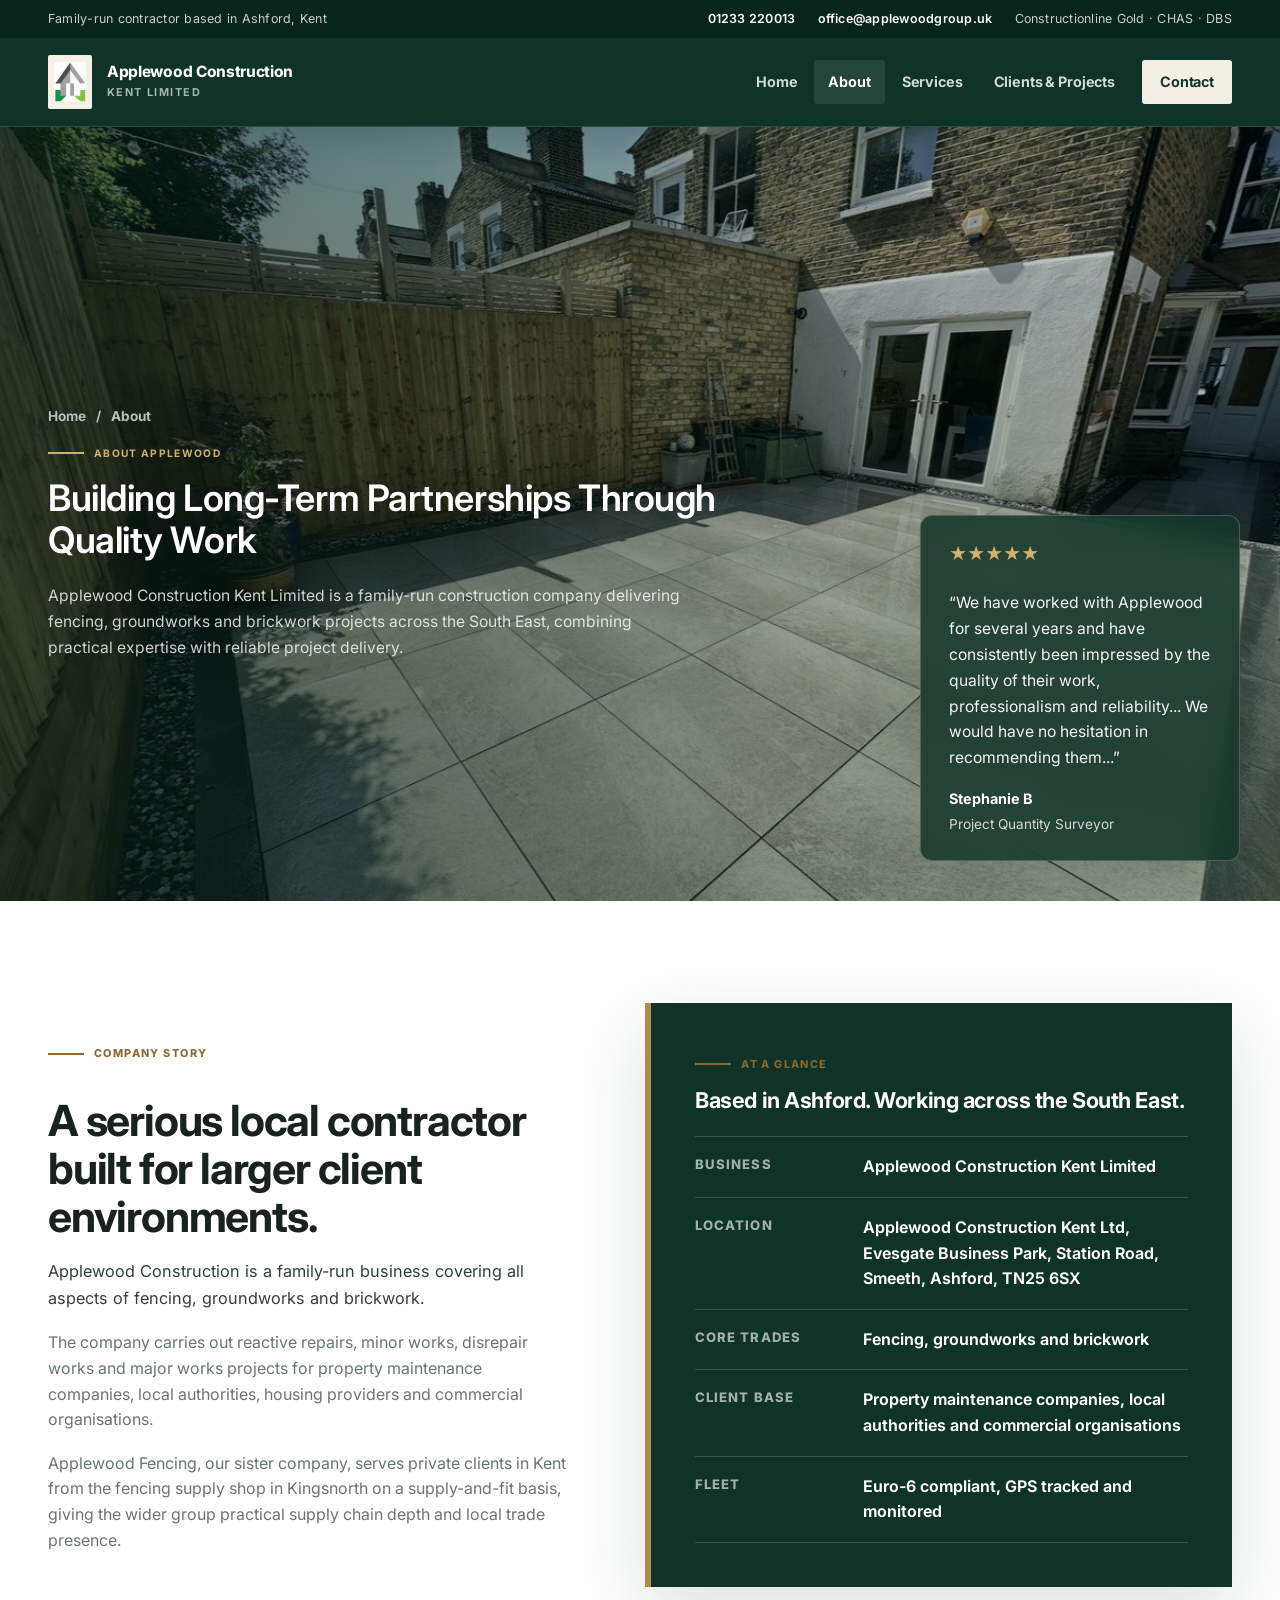
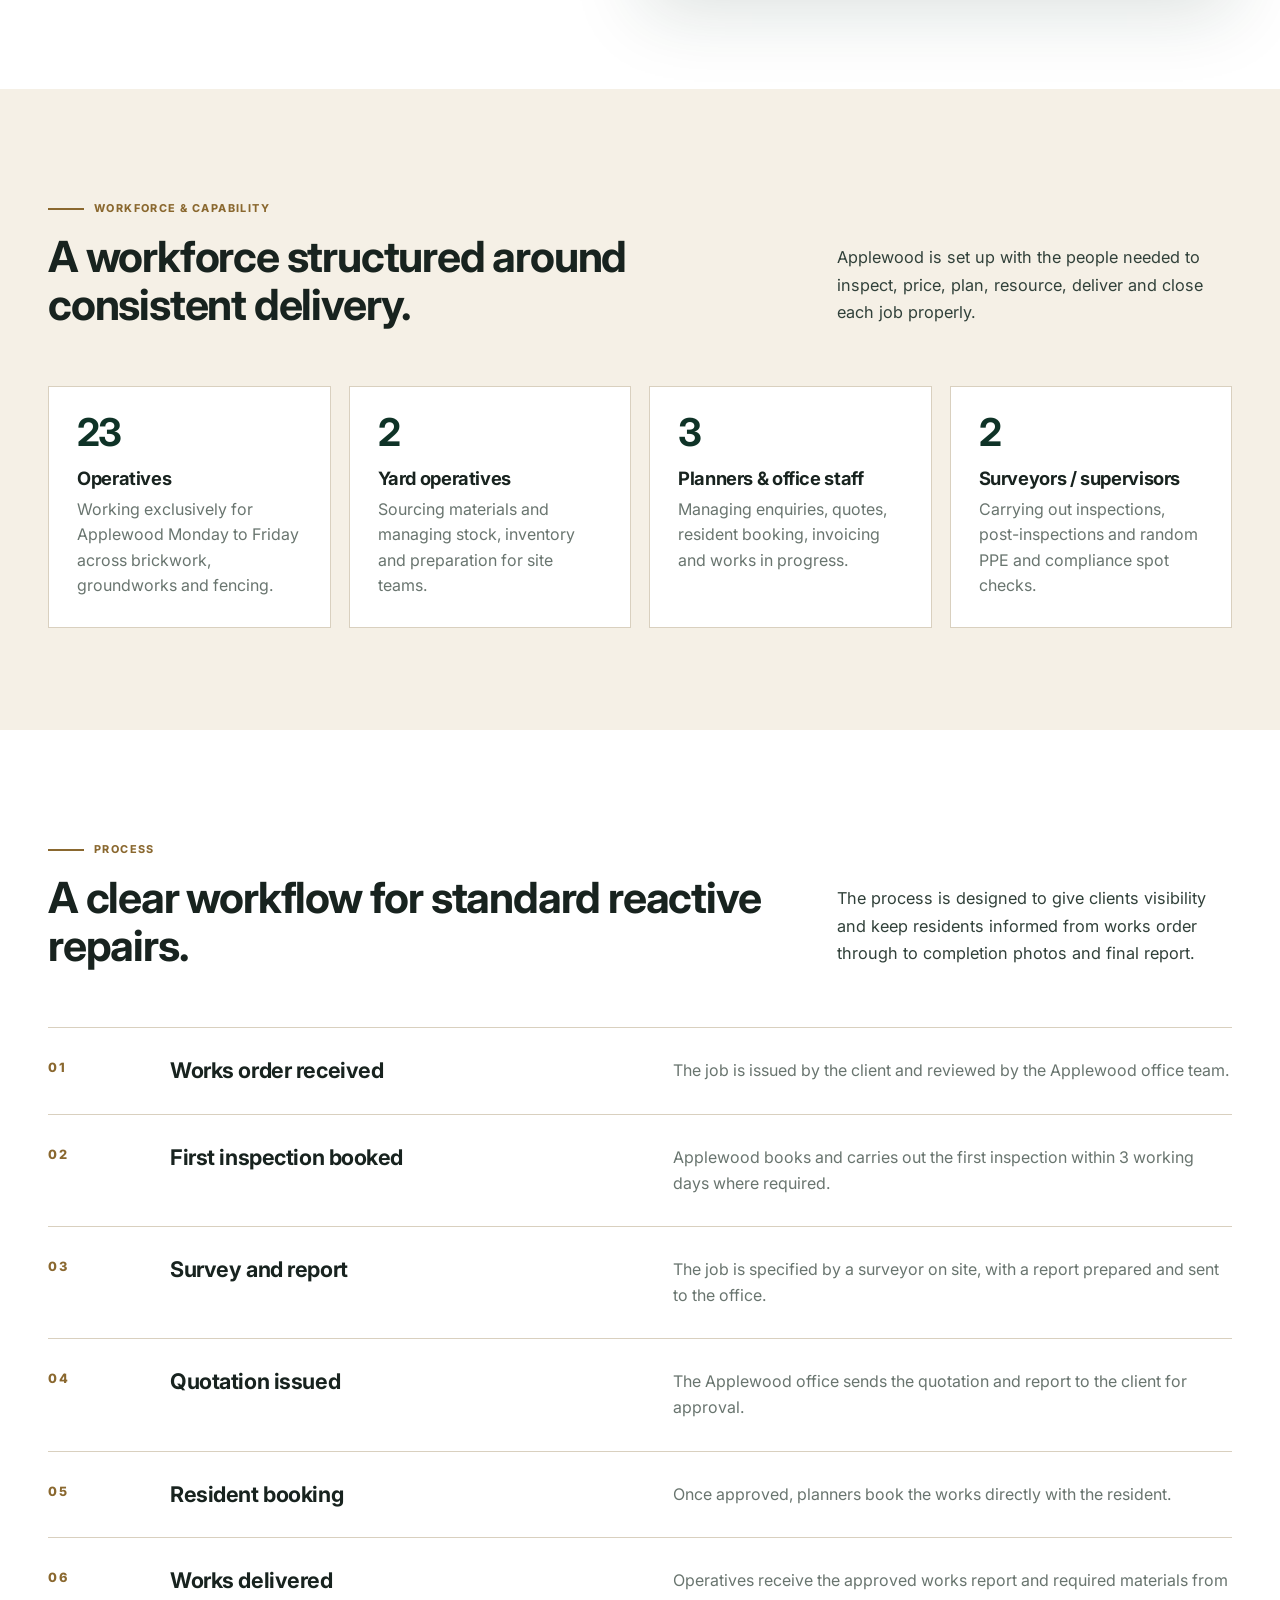
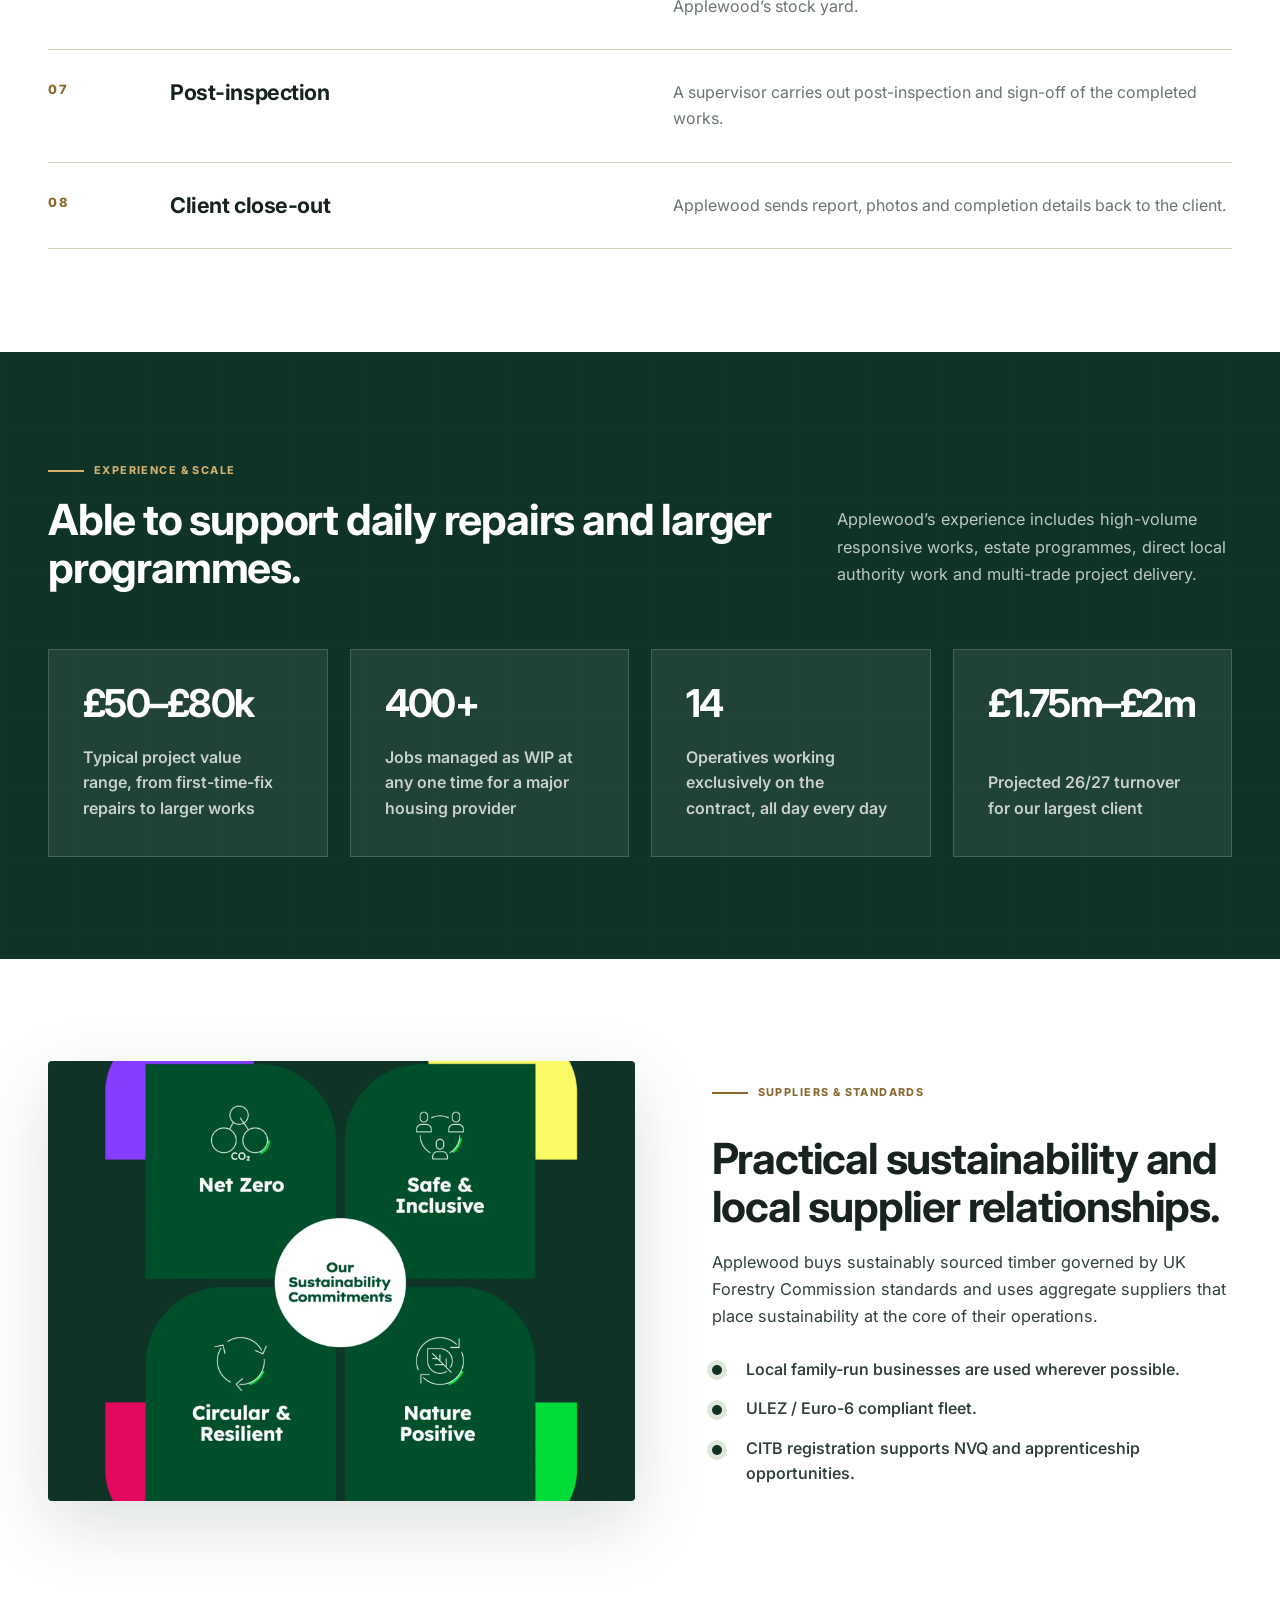
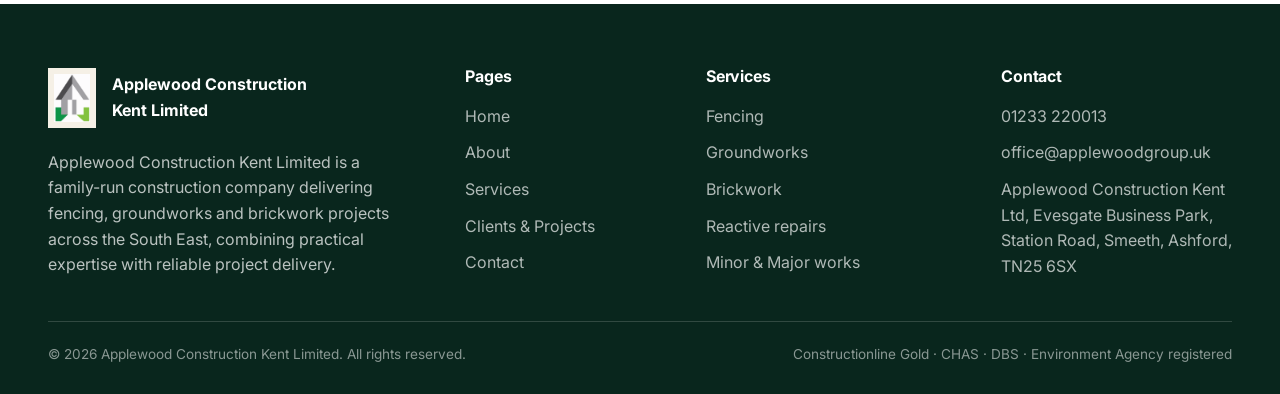
<file: about.html>
<!DOCTYPE html>
<html lang="en">
<head>
  <meta charset="UTF-8">
  <meta name="viewport" content="width=device-width, initial-scale=1.0">
  <title>About Applewood Construction Kent Limited</title>
  <meta name="description" content="About Applewood Construction Kent Limited: family-run contractor, workforce, process, capability and scale from Ashford, Kent.">
  <link rel="preconnect" href="https://fonts.googleapis.com">
  <link rel="preconnect" href="https://fonts.gstatic.com" crossorigin>
  <link rel="stylesheet" href="style.css">
</head>
<body data-page="about">
  <a href="#main" class="skip-link">Skip to main content</a>
  <div class="top-strip">
    <div class="container">
      <span>Family-run contractor based in Ashford, Kent</span>
      <div class="top-strip__right">
        <a href="tel:01233220013">01233 220013</a>
        <a href="mailto:office@applewoodgroup.uk">office@applewoodgroup.uk</a>
        <span>Constructionline Gold · CHAS · DBS</span>
      </div>
    </div>
  </div>
  <header class="site-header">
    <div class="container nav-inner">
      <a href="index.html" class="brand" aria-label="Applewood Construction home">
        <img src="images/logo-icon.png" alt="Applewood Construction">
        <span class="brand-copy"><strong>Applewood Construction</strong><small>Kent Limited</small></span>
      </a>
      <nav aria-label="Primary navigation">
        <ul class="nav-links">
          <li><a href="index.html" data-page="home">Home</a></li>
          <li><a href="about.html" data-page="about">About</a></li>
          <li><a href="services.html" data-page="services">Services</a></li>
          <li><a href="clients.html" data-page="clients">Clients &amp; Projects</a></li>
          <li><a href="contact.html" data-page="contact" class="nav-cta">Contact</a></li>
        </ul>
      </nav>
      <button class="nav-toggle" type="button" aria-label="Open menu" aria-controls="mobileOverlay" aria-expanded="false">
        <span></span><span></span><span></span>
      </button>
    </div>
  </header>
  <div class="mobile-overlay" id="mobileOverlay" aria-hidden="true">
    <ul class="mobile-menu">
      <li><a href="index.html">Home</a></li>
      <li><a href="about.html">About</a></li>
      <li><a href="services.html">Services</a></li>
      <li><a href="clients.html">Clients &amp; Projects</a></li>
      <li><a href="contact.html">Contact</a></li>
    </ul>
    <div class="mobile-contact">
      <div>
        <span class="eyebrow">Contract enquiries</span>
        <p>Speak to Applewood about fencing, groundworks, brickwork, reactive repairs or planned works across the South East.</p>
      </div>
      <a href="contact.html" class="btn btn-light">Start an enquiry</a>
    </div>
  </div>

  <main id="main">
    <section class="inner-hero">
      <div class="inner-hero-media"><img src="images/gw-10.jpeg" alt="Applewood Construction landscaping and groundworks"></div>
      <div class="container reveal">
        <div class="breadcrumbs"><a href="index.html">Home</a><span>/</span><strong>About</strong></div>
        <span class="eyebrow">About Applewood</span>
        <h1>Building Long-Term Partnerships Through Quality Work</h1>
        <p>Applewood Construction Kent Limited is a family-run construction company delivering fencing, groundworks and brickwork projects across the South East, combining practical expertise with reliable project delivery.</p>
      </div>
      <!-- Premium floating testimonial card - visible on desktop only -->
      <div class="floating-testimonial">
        <div class="testimonial-float">
          <div class="stars">★★★★★</div>
          <p>“We have worked with Applewood for several years and have consistently been impressed by the quality of their work, professionalism and reliability... We would have no hesitation in recommending them...”</p>
          <cite>Stephanie B <span>Project Quantity Surveyor</span></cite>
        </div>
      </div>
    </section>

    <section class="section section-white">
      <div class="container">
        <div class="split">
          <div class="text-stack reveal">
            <span class="eyebrow">Company story</span>
            <h2>A serious local contractor built for larger client environments.</h2>
            <p class="lead">Applewood Construction is a family-run business covering all aspects of fencing, groundworks and brickwork.</p>
            <p>The company carries out reactive repairs, minor works, disrepair works and major works projects for property maintenance companies, local authorities, housing providers and commercial organisations.</p>
            <p>Applewood Fencing, our sister company, serves private clients in Kent from the fencing supply shop in Kingsnorth on a supply-and-fit basis, giving the wider group practical supply chain depth and local trade presence.</p>
          </div>
          <div class="info-panel reveal delay-2">
            <span class="eyebrow">At a glance</span>
            <h3>Based in Ashford. Working across the South East.</h3>
            <dl class="fact-list">
              <div><dt>Business</dt><dd>Applewood Construction Kent Limited</dd></div>
              <div><dt>Location</dt><dd>Applewood Construction Kent Ltd, Evesgate Business Park, Station Road, Smeeth, Ashford, TN25 6SX</dd></div>
              <div><dt>Core trades</dt><dd>Fencing, groundworks and brickwork</dd></div>
              <div><dt>Client base</dt><dd> Property maintenance companies, local authorities and commercial organisations</dd></div>
              <div><dt>Fleet</dt><dd>Euro-6 compliant, GPS tracked and monitored</dd></div>
            </dl>
          </div>
        </div>
      </div>
    </section>

    <section class="section section-cream">
      <div class="container">
        <div class="section-head">
          <div>
            <span class="eyebrow reveal">Workforce &amp; capability</span>
            <h2 class="reveal delay-1">A workforce structured around consistent delivery.</h2>
          </div>
          <p class="lead reveal delay-2">Applewood is set up with the people needed to inspect, price, plan, resource, deliver and close each job properly.</p>
        </div>
        <div class="workforce-grid reveal delay-2">
          <article class="workforce-card"><strong>23</strong><h3>Operatives</h3><p>Working exclusively for Applewood Monday to Friday across brickwork, groundworks and fencing.</p></article>
          <article class="workforce-card"><strong>2</strong><h3>Yard operatives</h3><p>Sourcing materials and managing stock, inventory and preparation for site teams.</p></article>
          <article class="workforce-card"><strong>3</strong><h3>Planners &amp; office staff</h3><p>Managing enquiries, quotes, resident booking, invoicing and works in progress.</p></article>
          <article class="workforce-card"><strong>2</strong><h3>Surveyors / supervisors</h3><p>Carrying out inspections, post-inspections and random PPE and compliance spot checks.</p></article>
        </div>
      </div>
    </section>

    <section class="section section-white">
      <div class="container">
        <div class="section-head">
          <div>
            <span class="eyebrow reveal">Process</span>
            <h2 class="reveal delay-1">A clear workflow for standard reactive repairs.</h2>
          </div>
          <p class="lead reveal delay-2">The process is designed to give clients visibility and keep residents informed from works order through to completion photos and final report.</p>
        </div>
        <div class="process-list reveal delay-2">
          <article class="process-step"><span class="num">01</span><h3>Works order received</h3><p>The job is issued by the client and reviewed by the Applewood office team.</p></article>
          <article class="process-step"><span class="num">02</span><h3>First inspection booked</h3><p>Applewood books and carries out the first inspection within 3 working days where required.</p></article>
          <article class="process-step"><span class="num">03</span><h3>Survey and report</h3><p>The job is specified by a surveyor on site, with a report prepared and sent to the office.</p></article>
          <article class="process-step"><span class="num">04</span><h3>Quotation issued</h3><p>The Applewood office sends the quotation and report to the client for approval.</p></article>
          <article class="process-step"><span class="num">05</span><h3>Resident booking</h3><p>Once approved, planners book the works directly with the resident.</p></article>
          <article class="process-step"><span class="num">06</span><h3>Works delivered</h3><p>Operatives receive the approved works report and required materials from Applewood’s stock yard.</p></article>
          <article class="process-step"><span class="num">07</span><h3>Post-inspection</h3><p>A supervisor carries out post-inspection and sign-off of the completed works.</p></article>
          <article class="process-step"><span class="num">08</span><h3>Client close-out</h3><p>Applewood sends report, photos and completion details back to the client.</p></article>
        </div>
      </div>
    </section>

    <section class="section section-forest">
      <div class="container">
        <div class="section-head">
          <div>
            <span class="eyebrow reveal">Experience &amp; scale</span>
            <h2 class="reveal delay-1">Able to support daily repairs and larger programmes.</h2>
          </div>
          <p class="lead reveal delay-2">Applewood’s experience includes high-volume responsive works, estate programmes, direct local authority work and multi-trade project delivery.</p>
        </div>
        <div class="grid grid-4 reveal delay-2">
          <div class="stat-card"><strong>£50–£80k</strong><span>Typical project value range, from first-time-fix repairs to larger works</span></div>
          <div class="stat-card"><strong>400+</strong><span>Jobs managed as WIP at any one time for a major housing provider</span></div>
          <div class="stat-card"><strong>14</strong><span>Operatives working exclusively on the contract, all day every day</span></div>
          <div class="stat-card"><strong>£1.75m–£2m</strong><span>Projected 26/27 turnover for our largest client</span></div>
        </div>
      </div>
    </section>

    <section class="section section-white">
      <div class="container">
        <div class="split reverse">
          <div class="image-card reveal"><img src="images/sustainability.jpeg" alt="Sustainability framework"><div class="image-caption"><strong>Responsible procurement</strong><span>Local suppliers, sustainably sourced timber and responsible material choices.</span></div></div>
          <div class="text-stack reveal delay-2">
            <span class="eyebrow">Suppliers &amp; standards</span>
            <h2>Practical sustainability and local supplier relationships.</h2>
            <p class="lead">Applewood buys sustainably sourced timber governed by UK Forestry Commission standards and uses aggregate suppliers that place sustainability at the core of their operations.</p>
            <ul class="feature-list">
              <li>Local family-run businesses are used wherever possible.</li>
              <li>ULEZ / Euro-6 compliant fleet.</li>
              <li>CITB registration supports NVQ and apprenticeship opportunities.</li>
            </ul>
          </div>
        </div>
      </div>
    </section>
  </main>
  <footer class="footer">
    <div class="container">
      <div class="footer-grid">
        <div>
          <div class="footer-brand">
            <img src="images/logo-icon.png" alt="Applewood Construction">
            <div><strong>Applewood Construction<br>Kent Limited</strong></div>
          </div>
          <p>Applewood Construction Kent Limited is a family-run construction company delivering fencing, groundworks and brickwork projects across the South East, combining practical expertise with reliable project delivery.</p>
        </div>
        <div>
          <h3>Pages</h3>
          <ul>
            <li><a href="index.html">Home</a></li>
            <li><a href="about.html">About</a></li>
            <li><a href="services.html">Services</a></li>
            <li><a href="clients.html">Clients &amp; Projects</a></li>
            <li><a href="contact.html">Contact</a></li>
          </ul>
        </div>
        <div>
          <h3>Services</h3>
          <ul>
            <li>Fencing</li>
            <li>Groundworks</li>
            <li>Brickwork</li>
            <li>Reactive repairs</li>
            <li>Minor &amp; Major works</li>
          </ul>
        </div>
        <div>
          <h3>Contact</h3>
          <ul>
    <li><a href="tel:01233220013">01233 220013</a></li>
    <li><a href="mailto:office@applewoodgroup.uk">office@applewoodgroup.uk</a></li>
    <li>Applewood Construction Kent Ltd, Evesgate Business Park, Station Road, Smeeth, Ashford, TN25 6SX</li>
</ul>
        </div>
      </div>
      <div class="footer-bottom">
        <span>&copy; 2026 Applewood Construction Kent Limited. All rights reserved.</span>
        <span>Constructionline Gold · CHAS · DBS · Environment Agency registered</span>
      </div>
    </div>
  </footer>
  <script>
    const navToggle = document.querySelector('.nav-toggle');
    const mobileOverlay = document.getElementById('mobileOverlay');
    if (navToggle && mobileOverlay) {
      navToggle.addEventListener('click', () => {
        const isOpen = document.body.classList.toggle('nav-open');
        navToggle.setAttribute('aria-expanded', String(isOpen));
        navToggle.setAttribute('aria-label', isOpen ? 'Close menu' : 'Open menu');
        mobileOverlay.setAttribute('aria-hidden', String(!isOpen));
      });
      mobileOverlay.querySelectorAll('a').forEach(link => {
        link.addEventListener('click', () => {
          document.body.classList.remove('nav-open');
          navToggle.setAttribute('aria-expanded', 'false');
          mobileOverlay.setAttribute('aria-hidden', 'true');
        });
      });
    }
    const current = document.body.dataset.page;
    document.querySelectorAll('[data-page]').forEach(link => {
      if (link.dataset.page === current) link.classList.add('active');
    });
  </script>
</body>
</html>
</file>
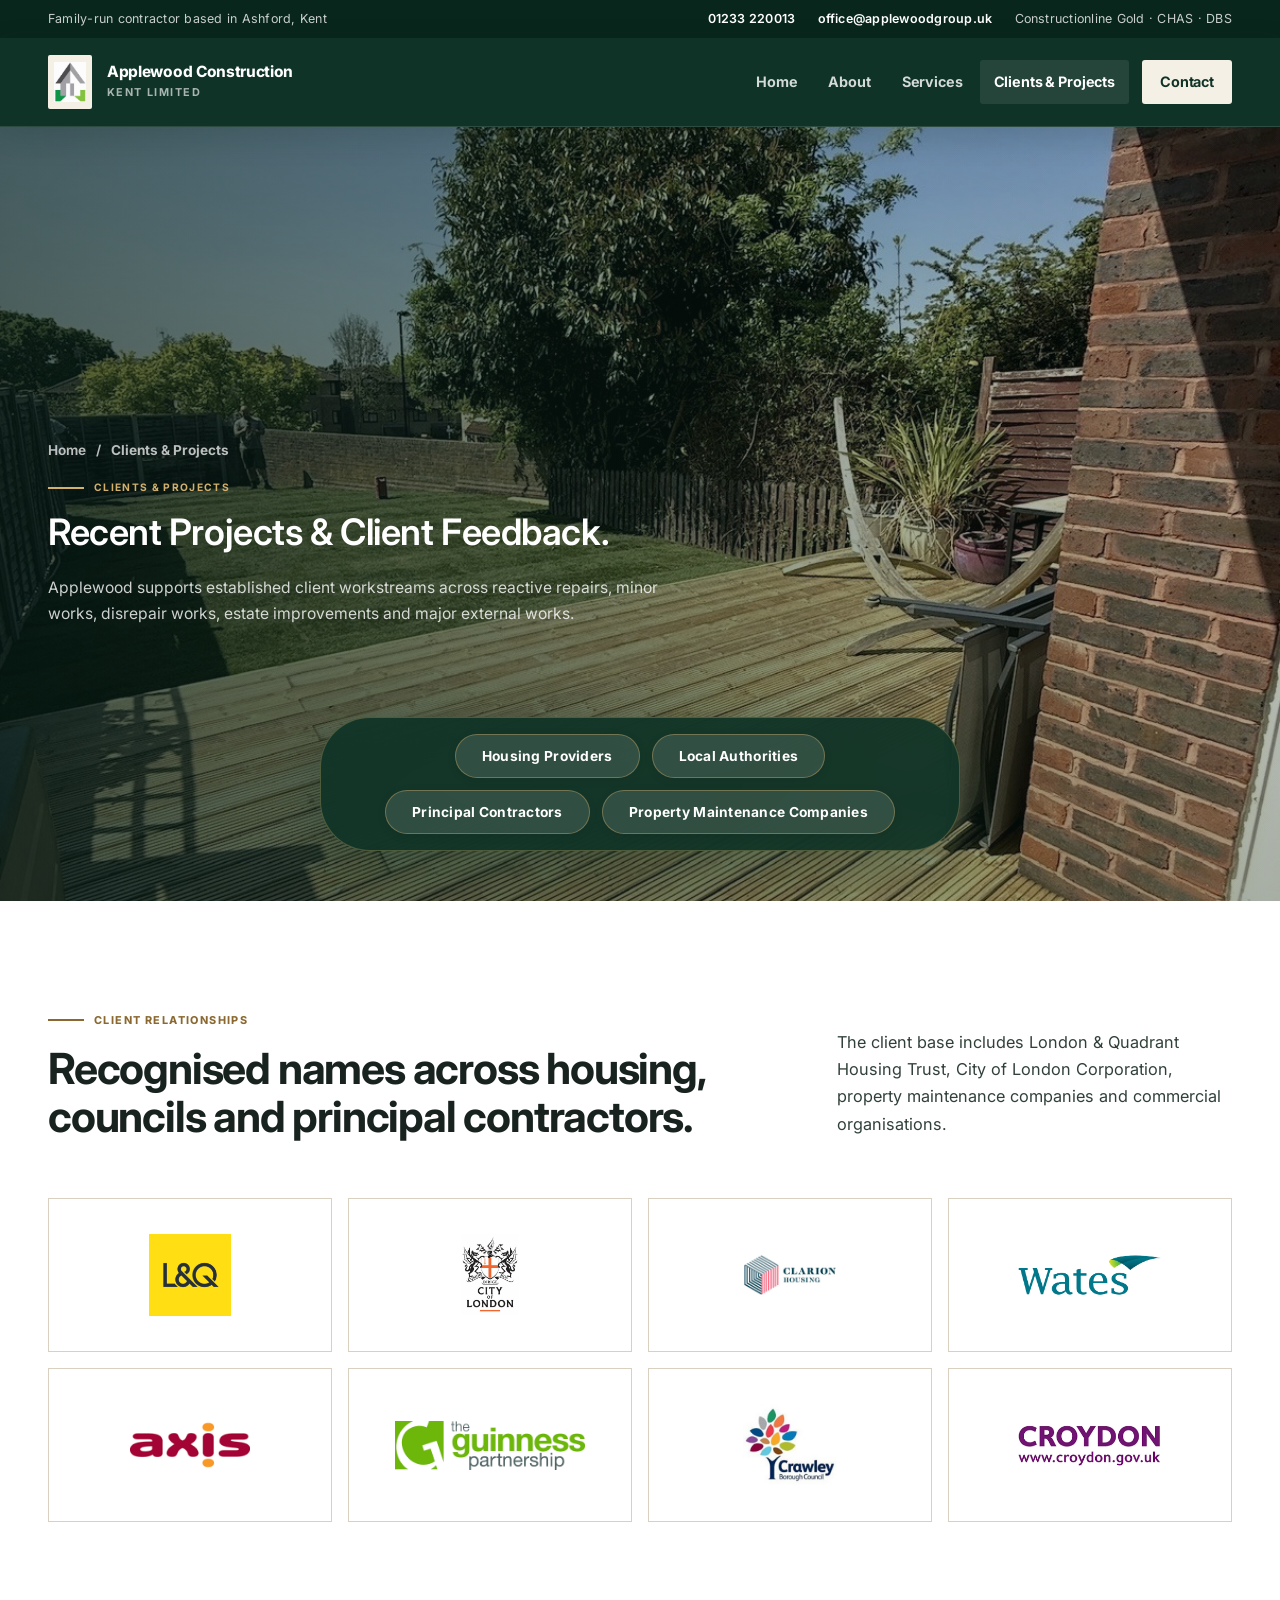
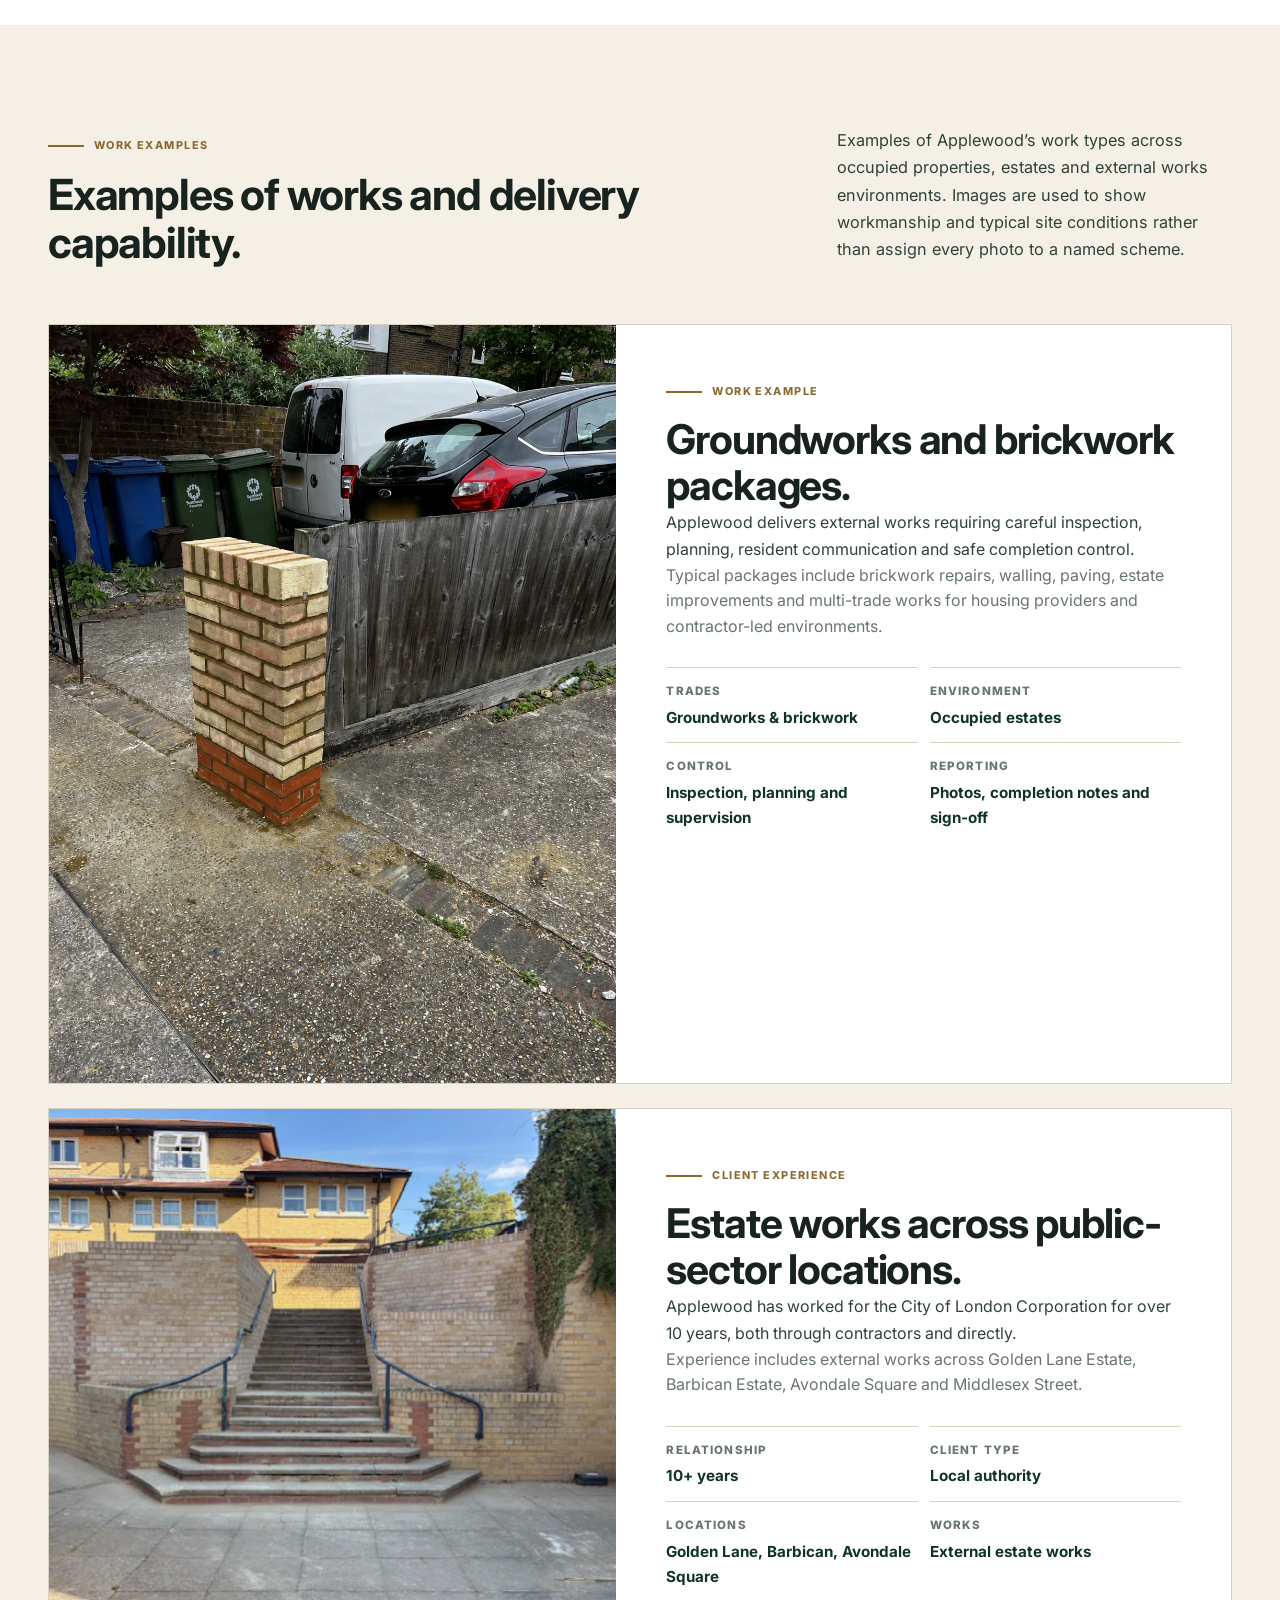
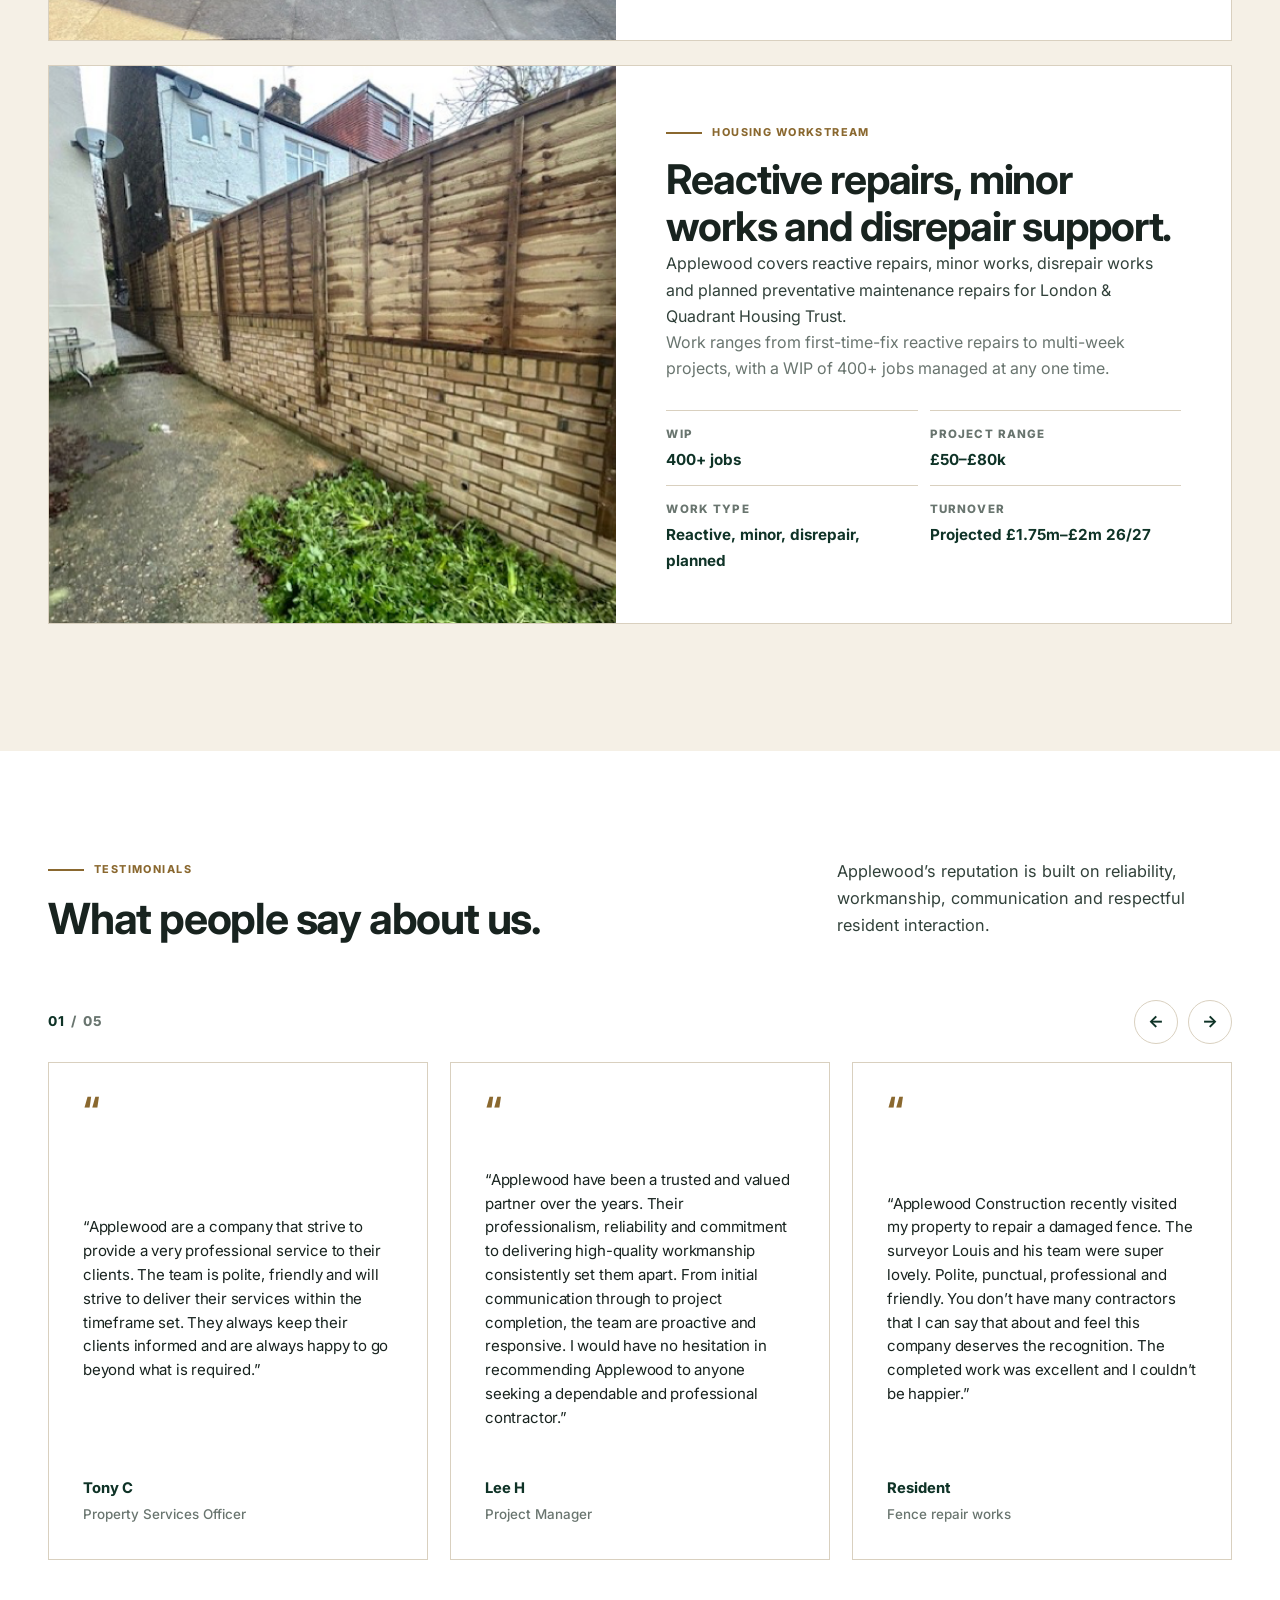
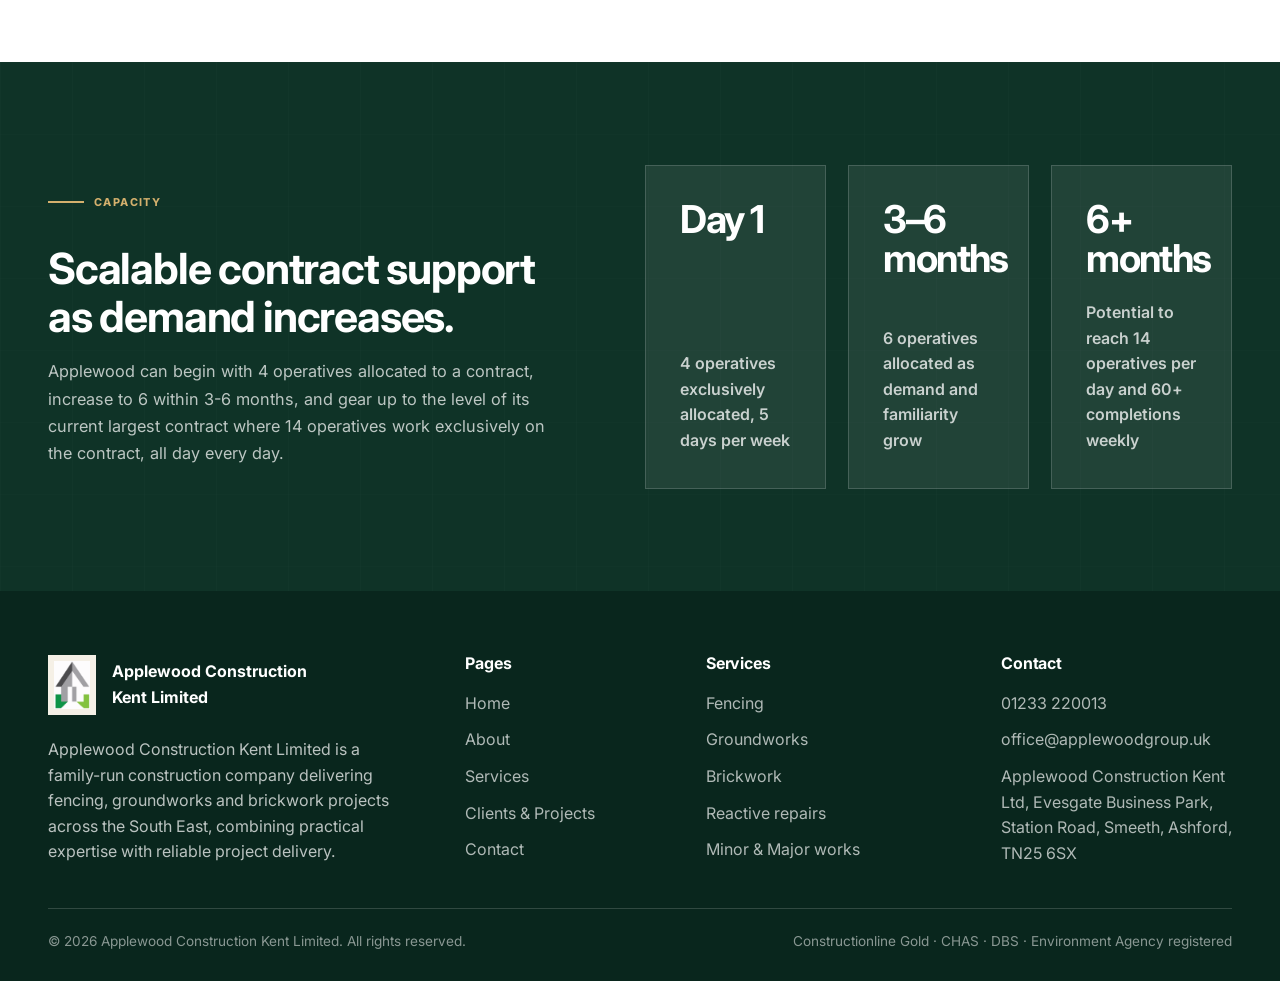
<file: clients.html>
<!DOCTYPE html>
<html lang="en">
<head>
  <meta charset="UTF-8">
  <meta name="viewport" content="width=device-width, initial-scale=1.0">
  <title>Clients & Projects — Applewood Construction Kent Limited</title>
  <meta name="description" content="Client relationships, featured projects and testimonials for Applewood Construction Kent Limited, including L&Q, City of London, and housing works.">
  <link rel="preconnect" href="https://fonts.googleapis.com">
  <link rel="preconnect" href="https://fonts.gstatic.com" crossorigin>
  <link rel="stylesheet" href="style.css">
</head>
<body data-page="clients">
  <a href="#main" class="skip-link">Skip to main content</a>
  <div class="top-strip">
    <div class="container">
      <span>Family-run contractor based in Ashford, Kent</span>
      <div class="top-strip__right">
        <a href="tel:01233220013">01233 220013</a>
        <a href="mailto:office@applewoodgroup.uk">office@applewoodgroup.uk</a>
        <span>Constructionline Gold · CHAS · DBS</span>
      </div>
    </div>
  </div>
  <header class="site-header">
    <div class="container nav-inner">
      <a href="index.html" class="brand" aria-label="Applewood Construction home">
        <img src="images/logo-icon.png" alt="Applewood Construction">
        <span class="brand-copy"><strong>Applewood Construction</strong><small>Kent Limited</small></span>
      </a>
      <nav aria-label="Primary navigation">
        <ul class="nav-links">
          <li><a href="index.html" data-page="home">Home</a></li>
          <li><a href="about.html" data-page="about">About</a></li>
          <li><a href="services.html" data-page="services">Services</a></li>
          <li><a href="clients.html" data-page="clients">Clients &amp; Projects</a></li>
          <li><a href="contact.html" data-page="contact" class="nav-cta">Contact</a></li>
        </ul>
      </nav>
      <button class="nav-toggle" type="button" aria-label="Open menu" aria-controls="mobileOverlay" aria-expanded="false">
        <span></span><span></span><span></span>
      </button>
    </div>
  </header>
  <div class="mobile-overlay" id="mobileOverlay" aria-hidden="true">
    <ul class="mobile-menu">
      <li><a href="index.html">Home</a></li>
      <li><a href="about.html">About</a></li>
      <li><a href="services.html">Services</a></li>
      <li><a href="clients.html">Clients &amp; Projects</a></li>
      <li><a href="contact.html">Contact</a></li>
    </ul>
    <div class="mobile-contact">
      <div>
        <span class="eyebrow">Contract enquiries</span>
        <p>Speak to Applewood about fencing, groundworks, brickwork, reactive repairs or planned works across the South East.</p>
      </div>
      <a href="contact.html" class="btn btn-light">Start an enquiry</a>
    </div>
  </div>

  <main id="main">
    <section class="inner-hero">
      <div class="inner-hero-media"><img src="images/gw11.jpeg" alt="Applewood Construction project work"></div>
      <div class="container reveal">
        <div class="breadcrumbs"><a href="index.html">Home</a><span>/</span><strong>Clients &amp; Projects</strong></div>
        <span class="eyebrow">Clients &amp; projects</span>
        <h1>Recent Projects & Client Feedback.</h1>
        <p>Applewood supports established client workstreams across reactive repairs, minor works, disrepair works, estate improvements and major external works.</p>
      </div>
      <!-- Organisation type strip - desktop only -->
      <div class="hero-capability-strip clients-strip">
        <div class="pill">Housing Providers</div>
        <div class="pill">Local Authorities</div>
        <div class="pill">Principal Contractors</div>
        <div class="pill">Property Maintenance Companies</div>
      </div>
    </section>

    <section class="section section-white">
      <div class="container">
        <div class="section-head">
          <div><span class="eyebrow reveal">Client relationships</span><h2 class="reveal delay-1">Recognised names across housing, councils and principal contractors.</h2></div>
          <p class="lead reveal delay-2">The client base includes London &amp; Quadrant Housing Trust, City of London Corporation, property maintenance companies and commercial organisations.</p>
        </div>
        <div class="logo-showcase reveal delay-2">
          <div class="logo-box"><img src="images/client-lq.jpeg" alt="L&Q"></div>
          <div class="logo-box"><img src="images/client-cityoflondon.png" alt="City of London Corporation"></div>
          <div class="logo-box"><img src="images/clarion housing.png" alt="Skanska"></div>
          <div class="logo-box"><img src="images/client-wates.png" alt="Wates"></div>
          <div class="logo-box"><img src="images/client-axis.png" alt="Axis"></div>
          <div class="logo-box"><img src="images/client-guinness.jpeg" alt="The Guinness Partnership"></div>
          <div class="logo-box"><img src="images/client-crawley.png" alt="Crawley Borough Council"></div>
          <div class="logo-box"><img src="images/client-croydon.png" alt="Croydon Council"></div>
        </div>
      </div>
    </section>

    <section class="section section-cream">
      <div class="container">
        <div class="section-head">
          <div><span class="eyebrow reveal">Work examples</span><h2 class="reveal delay-1">Examples of works and delivery capability.</h2></div>
          <p class="lead reveal delay-2">Examples of Applewood’s work types across occupied properties, estates and external works environments. Images are used to show workmanship and typical site conditions rather than assign every photo to a named scheme.</p>
        </div>

        <article class="project-case reveal delay-1">
          <div class="project-case__media"><img src="images/bw 11.png" alt="External brickwork and groundworks example by Applewood Construction"></div>
          <div class="project-case__content"><span class="eyebrow">Work example</span><h2>Groundworks and brickwork packages.</h2><p class="lead">Applewood delivers external works requiring careful inspection, planning, resident communication and safe completion control.</p><p>Typical packages include brickwork repairs, walling, paving, estate improvements and multi-trade works for housing providers and contractor-led environments.</p><div class="project-case__meta"><div><span>Trades</span><strong>Groundworks &amp; brickwork</strong></div><div><span>Environment</span><strong>Occupied estates</strong></div><div><span>Control</span><strong>Inspection, planning and supervision</strong></div><div><span>Reporting</span><strong>Photos, completion notes and sign-off</strong></div></div></div>
        </article>

        <article class="project-case reveal delay-1">
          <div class="project-case__media"><img src="images/site-bw-6.jpeg" alt="Estate brickwork and external works example"></div>
          <div class="project-case__content"><span class="eyebrow">Client experience</span><h2>Estate works across public-sector locations.</h2><p class="lead">Applewood has worked for the City of London Corporation for over 10 years, both through contractors and directly.</p><p>Experience includes external works across Golden Lane Estate, Barbican Estate, Avondale Square and Middlesex Street.</p><div class="project-case__meta"><div><span>Relationship</span><strong>10+ years</strong></div><div><span>Client type</span><strong>Local authority</strong></div><div><span>Locations</span><strong>Golden Lane, Barbican, Avondale Square</strong></div><div><span>Works</span><strong>External estate works</strong></div></div></div>
        </article>

        <article class="project-case reveal delay-1">
          <div class="project-case__media"><img src="images/site-fn-4.jpeg" alt="Fencing repair example completed by Applewood Construction"></div>
          <div class="project-case__content"><span class="eyebrow">Housing workstream</span><h2>Reactive repairs, minor works and disrepair support.</h2><p class="lead">Applewood covers reactive repairs, minor works, disrepair works and planned preventative maintenance repairs for London &amp; Quadrant Housing Trust.</p><p>Work ranges from first-time-fix reactive repairs to multi-week projects, with a WIP of 400+ jobs managed at any one time.</p><div class="project-case__meta"><div><span>WIP</span><strong>400+ jobs</strong></div><div><span>Project range</span><strong>£50–£80k</strong></div><div><span>Work type</span><strong>Reactive, minor, disrepair, planned</strong></div><div><span>Turnover</span><strong>Projected £1.75m–£2m 26/27</strong></div></div></div>
        </article>
      </div>
    </section>

    <section class="section section-white">
      <div class="container">
        <div class="section-head">
          <div><span class="eyebrow reveal">Testimonials</span><h2 class="reveal delay-1">What people say about us.</h2></div>
          <p class="lead reveal delay-2">Applewood’s reputation is built on reliability, workmanship, communication and respectful resident interaction.</p>
        </div>
        <div class="testimonial-slider reveal delay-2" data-testimonial-slider aria-label="Client and resident testimonials">
          <div class="testimonial-slider__top">
            <div class="testimonial-slider__count" aria-hidden="true">
              <span data-slider-current>01</span>
              <span>/</span>
              <span>05</span>
            </div>
            <div class="testimonial-slider__controls">
              <button class="testimonial-slider__button" type="button" data-slider-prev aria-label="Previous testimonial">
                <span aria-hidden="true">←</span>
              </button>
              <button class="testimonial-slider__button" type="button" data-slider-next aria-label="Next testimonial">
                <span aria-hidden="true">→</span>
              </button>
            </div>
          </div>

          <div class="testimonial-slider__viewport">
            <div class="testimonial-slider__track" aria-live="polite">
              <article class="testimonial-slide">
                <blockquote>“Applewood are a company that strive to provide a very professional service to their clients. The team is polite, friendly and will strive to deliver their services within the timeframe set. They always keep their clients informed and are always happy to go beyond what is required.”</blockquote>
                <cite>Tony C<span>Property Services Officer</span></cite>
              </article>

              <article class="testimonial-slide">
                <blockquote>“Applewood have been a trusted and valued partner over the years. Their professionalism, reliability and commitment to delivering high-quality workmanship consistently set them apart. From initial communication through to project completion, the team are proactive and responsive. I would have no hesitation in recommending Applewood to anyone seeking a dependable and professional contractor.”</blockquote>
                <cite>Lee H<span>Project Manager</span></cite>
              </article>

              <article class="testimonial-slide">
                <blockquote>“Applewood Construction recently visited my property to repair a damaged fence. The surveyor Louis and his team were super lovely. Polite, punctual, professional and friendly. You don’t have many contractors that I can say that about and feel this company deserves the recognition. The completed work was excellent and I couldn’t be happier.”</blockquote>
                <cite>Resident<span>Fence repair works</span></cite>
              </article>

              <article class="testimonial-slide">
                <blockquote>“The resident is extremely satisfied with the works done, highlighting how polite and respectful the operatives were, and she feels they completed the work to a very high standard. Please do send our gratitude to your operatives and thank you for making this a good experience for our resident.”</blockquote>
                <cite>Mehran<span>Area Housing Manager</span></cite>
              </article>

              <article class="testimonial-slide">
                <blockquote>“We have worked with Applewood for several years and have consistently been impressed by the quality of their work, professionalism and reliability. They are always responsive, proactive in their approach and committed to delivering a high standard of service. Their attention to detail, excellent communication and ability to meet deadlines have made them a valued partner to us. We would have no hesitation in recommending them and look forward to continuing our successful working relationship.”</blockquote>
                <cite>Stephanie B<span>Project Quantity Surveyor</span></cite>
              </article>
            </div>
          </div>
        </div>
      </div>
    </section>

    <section class="section section-forest">
      <div class="container">
        <div class="split">
          <div class="text-stack reveal"><span class="eyebrow">Capacity</span><h2>Scalable contract support as demand increases.</h2><p class="lead">Applewood can begin with 4 operatives allocated to a contract, increase to 6 within 3-6 months, and gear up to the level of its current largest contract where 14 operatives work exclusively on the contract, all day every day.</p></div>
          <div class="grid grid-3 reveal delay-2"><div class="stat-card"><strong>Day 1</strong><span>4 operatives exclusively allocated, 5 days per week</span></div><div class="stat-card"><strong>3–6 months</strong><span>6 operatives allocated as demand and familiarity grow</span></div><div class="stat-card"><strong>6+ months</strong><span>Potential to reach 14 operatives per day and 60+ completions weekly</span></div></div>
        </div>
      </div>
    </section>
  </main>
  <footer class="footer">
    <div class="container">
      <div class="footer-grid">
        <div>
          <div class="footer-brand">
            <img src="images/logo-icon.png" alt="Applewood Construction">
            <div><strong>Applewood Construction<br>Kent Limited</strong></div>
          </div>
          <p>Applewood Construction Kent Limited is a family-run construction company delivering fencing, groundworks and brickwork projects across the South East, combining practical expertise with reliable project delivery.</p>
        </div>
        <div>
          <h3>Pages</h3>
          <ul>
            <li><a href="index.html">Home</a></li>
            <li><a href="about.html">About</a></li>
            <li><a href="services.html">Services</a></li>
            <li><a href="clients.html">Clients &amp; Projects</a></li>
            <li><a href="contact.html">Contact</a></li>
          </ul>
        </div>
        <div>
          <h3>Services</h3>
          <ul>
            <li>Fencing</li>
            <li>Groundworks</li>
            <li>Brickwork</li>
            <li>Reactive repairs</li>
            <li>Minor &amp; Major works</li>
          </ul>
        </div>
        <div>
          <h3>Contact</h3>
          <ul>
    <li><a href="tel:01233220013">01233 220013</a></li>
    <li><a href="mailto:office@applewoodgroup.uk">office@applewoodgroup.uk</a></li>
    <li>Applewood Construction Kent Ltd, Evesgate Business Park, Station Road, Smeeth, Ashford, TN25 6SX</li>
</ul>
        </div>
      </div>
      <div class="footer-bottom">
        <span>&copy; 2026 Applewood Construction Kent Limited. All rights reserved.</span>
        <span>Constructionline Gold · CHAS · DBS · Environment Agency registered</span>
      </div>
    </div>
  </footer>
  <script>
    const navToggle = document.querySelector('.nav-toggle');
    const mobileOverlay = document.getElementById('mobileOverlay');
    if (navToggle && mobileOverlay) {
      navToggle.addEventListener('click', () => {
        const isOpen = document.body.classList.toggle('nav-open');
        navToggle.setAttribute('aria-expanded', String(isOpen));
        navToggle.setAttribute('aria-label', isOpen ? 'Close menu' : 'Open menu');
        mobileOverlay.setAttribute('aria-hidden', String(!isOpen));
      });
      mobileOverlay.querySelectorAll('a').forEach(link => {
        link.addEventListener('click', () => {
          document.body.classList.remove('nav-open');
          navToggle.setAttribute('aria-expanded', 'false');
          mobileOverlay.setAttribute('aria-hidden', 'true');
        });
      });
    }

    const testimonialSliders = document.querySelectorAll('[data-testimonial-slider]');
    testimonialSliders.forEach(slider => {
      const track = slider.querySelector('.testimonial-slider__track');
      const currentCount = slider.querySelector('[data-slider-current]');
      const prev = slider.querySelector('[data-slider-prev]');
      const next = slider.querySelector('[data-slider-next]');
      const originals = Array.from(track.children);
      const total = originals.length;
      let index = 0;
      let perView = 1;
      let timer;

      const getPerView = () => {
        if (window.matchMedia('(max-width: 860px)').matches) return 1;
        if (window.matchMedia('(max-width: 1100px)').matches) return 2;
        return 3;
      };
      const getGap = () => parseFloat(getComputedStyle(track).columnGap || getComputedStyle(track).gap || 0);
      const getStep = () => {
        const first = track.querySelector('.testimonial-slide');
        return first ? first.getBoundingClientRect().width + getGap() : 0;
      };

      const setCount = () => {
        if (currentCount) currentCount.textContent = String((index % total) + 1).padStart(2, '0');
      };

      const move = (animate = true) => {
        track.style.transition = animate ? 'transform .7s cubic-bezier(.22,1,.36,1)' : 'none';
        track.style.transform = `translate3d(-${getStep() * index}px, 0, 0)`;
        setCount();
      };

      const rebuildClones = () => {
        track.querySelectorAll('[data-clone="true"]').forEach(clone => clone.remove());
        perView = getPerView();
        originals.slice(0, perView).forEach(slide => {
          const clone = slide.cloneNode(true);
          clone.dataset.clone = 'true';
          clone.setAttribute('aria-hidden', 'true');
          track.appendChild(clone);
        });
        move(false);
      };

      const goNext = () => {
        index += 1;
        move(true);
        if (index === total) {
          window.setTimeout(() => {
            index = 0;
            move(false);
          }, 720);
        }
      };

      const goPrev = () => {
        if (index === 0) {
          index = total;
          move(false);
          requestAnimationFrame(() => {
            index = total - 1;
            move(true);
          });
        } else {
          index -= 1;
          move(true);
        }
      };

      const start = () => {
        window.clearInterval(timer);
        timer = window.setInterval(goNext, 7000);
      };

      const reset = () => {
        start();
      };

      next?.addEventListener('click', () => {
        goNext();
        reset();
      });

      prev?.addEventListener('click', () => {
        goPrev();
        reset();
      });

      slider.addEventListener('mouseenter', () => window.clearInterval(timer));
      slider.addEventListener('mouseleave', start);
      slider.addEventListener('focusin', () => window.clearInterval(timer));
      slider.addEventListener('focusout', start);

      window.addEventListener('resize', () => {
        index = Math.min(index, total - 1);
        rebuildClones();
      });

      rebuildClones();
      start();
    });

    const current = document.body.dataset.page;
    document.querySelectorAll('[data-page]').forEach(link => {
      if (link.dataset.page === current) link.classList.add('active');
    });
  </script>
</body>
</html>
</file>
<file: style.css>
@import url('https://fonts.googleapis.com/css2?family=Inter:wght@400;450;500;600;700;750;800&display=swap');

/* Applewood Construction Kent Limited
   Contractor-led redesign: forest green, off-white, practical and corporate. */

*, *::before, *::after {
  box-sizing: border-box;
  margin: 0;
  padding: 0;
}

:root {
  --forest: #123629;
  --forest-2: #0c2a20;
  --forest-3: #1c4a39;
  --sage: #6f806c;
  --sage-soft: #dfe7db;
  --cream: #f6f2e9;
  --cream-2: #eee7da;
  --cream-3: #e7ddcc;
  --white: #ffffff;
  --ink: #1b2520;
  --ink-2: #34423b;
  --muted: #69756f;
  --line: #d9d0bf;
  --line-dark: rgba(255,255,255,.16);
  --brass: #b28a4a;
  --brass-2: #8a682f;
  --shadow-sm: 0 10px 30px rgba(18,54,41,.10);
  --shadow: 0 24px 70px rgba(18,54,41,.15);
  --shadow-lg: 0 40px 110px rgba(18,54,41,.24);
  --radius-sm: 4px;
  --radius: 8px;
  --radius-lg: 14px;
  --max: 1220px;
  --gutter: clamp(20px, 4vw, 48px);
  --nav-h: 88px;
  --ease: cubic-bezier(.22,1,.36,1);
}

html { scroll-behavior: smooth; }

body {
  font-family: 'Inter', system-ui, -apple-system, BlinkMacSystemFont, 'Segoe UI', sans-serif;
  background: var(--cream);
  color: var(--ink);
  line-height: 1.6;
  -webkit-font-smoothing: antialiased;
  text-rendering: optimizeLegibility;
  overflow-x: hidden;
}

body.nav-open { overflow: hidden; }

img, svg, picture { display: block; max-width: 100%; }
img { height: auto; }
a { color: inherit; text-decoration: none; }
button, input, textarea, select { font: inherit; }
button { cursor: pointer; }
::selection { background: var(--forest); color: var(--white); }

.container {
  width: min(100% - (var(--gutter) * 2), var(--max));
  margin-inline: auto;
}

.skip-link {
  position: absolute;
  top: -100px;
  left: var(--gutter);
  z-index: 9999;
  background: var(--forest);
  color: var(--white);
  padding: 12px 16px;
}
.skip-link:focus { top: 12px; }

/* Header */
.top-strip {
  background: var(--forest-2);
  color: rgba(255,255,255,.78);
  font-size: .78rem;
  letter-spacing: .02em;
}
.top-strip .container {
  min-height: 38px;
  display: flex;
  justify-content: space-between;
  align-items: center;
  gap: 20px;
}
.top-strip a { color: var(--white); font-weight: 600; }
.top-strip__right { display: flex; gap: 22px; align-items: center; }

.site-header {
  position: sticky;
  top: 0;
  z-index: 1000;
  background: var(--forest);
  color: var(--white);
  border-bottom: 1px solid rgba(255,255,255,.12);
  box-shadow: 0 10px 28px rgba(12,42,32,.18);
}

.nav-inner {
  min-height: var(--nav-h);
  display: flex;
  align-items: center;
  justify-content: space-between;
  gap: 30px;
}

.brand {
  display: flex;
  align-items: center;
  gap: 15px;
  min-width: 260px;
}
.brand img {
  width: 44px;
  height: 54px;
  object-fit: contain;
  background: var(--cream);
  padding: 6px;
  border-radius: 2px;
}
.brand-copy { display: block; }
.brand strong {
  display: block;
  font-size: .97rem;
  line-height: 1.1;
  font-weight: 750;
  letter-spacing: -.02em;
}
.brand small {
  display: block;
  margin-top: 4px;
  font-size: .68rem;
  letter-spacing: .13em;
  text-transform: uppercase;
  color: rgba(255,255,255,.64);
  font-weight: 700;
}

.nav-links {
  list-style: none;
  display: flex;
  align-items: center;
  gap: 3px;
}
.nav-links a {
  display: inline-flex;
  align-items: center;
  min-height: 44px;
  padding: 0 14px;
  border-radius: 3px;
  color: rgba(255,255,255,.82);
  font-size: .9rem;
  font-weight: 650;
  letter-spacing: -.01em;
  transition: background .25s var(--ease), color .25s var(--ease);
}
.nav-links a:hover,
.nav-links a.active {
  background: rgba(255,255,255,.09);
  color: var(--white);
}
.nav-links .nav-cta {
  background: var(--cream);
  color: var(--forest);
  margin-left: 10px;
  padding-inline: 18px;
}
.nav-links .nav-cta:hover { background: var(--white); color: var(--forest-2); }

.nav-toggle {
  display: none;
  width: 48px;
  height: 48px;
  border: 1px solid rgba(255,255,255,.20);
  background: rgba(255,255,255,.08);
  border-radius: 3px;
  position: relative;
}
.nav-toggle span {
  position: absolute;
  left: 13px;
  right: 13px;
  height: 2px;
  background: var(--white);
  transition: transform .35s var(--ease), opacity .25s var(--ease), top .35s var(--ease);
}
.nav-toggle span:nth-child(1) { top: 15px; }
.nav-toggle span:nth-child(2) { top: 23px; }
.nav-toggle span:nth-child(3) { top: 31px; }
body.nav-open .nav-toggle span:nth-child(1) { top: 23px; transform: rotate(45deg); }
body.nav-open .nav-toggle span:nth-child(2) { opacity: 0; }
body.nav-open .nav-toggle span:nth-child(3) { top: 23px; transform: rotate(-45deg); }

.mobile-overlay {
  position: fixed;
  inset: 0;
  z-index: 900;
  background: var(--forest-2);
  color: var(--white);
  transform: translateY(-100%);
  transition: transform .55s var(--ease);
  padding: calc(var(--nav-h) + 70px) var(--gutter) 42px;
  overflow-y: auto;
}
body.nav-open .mobile-overlay { transform: translateY(0); }
.mobile-overlay::after {
  content: "";
  position: absolute;
  right: -18vw;
  bottom: -24vw;
  width: 58vw;
  aspect-ratio: 1;
  border-radius: 999px;
  border: 1px solid rgba(255,255,255,.08);
  pointer-events: none;
}
.mobile-menu {
  width: min(100%, 760px);
  margin: 0 auto;
  list-style: none;
}
.mobile-menu a {
  display: flex;
  justify-content: space-between;
  align-items: center;
  border-top: 1px solid rgba(255,255,255,.13);
  padding: 22px 0;
  font-size: clamp(2rem, 10vw, 4.6rem);
  line-height: .98;
  letter-spacing: -.055em;
  font-weight: 760;
}
.mobile-menu li:last-child a { border-bottom: 1px solid rgba(255,255,255,.13); }
.mobile-menu a::after { content: "↗"; font-size: .32em; opacity: .55; }
.mobile-contact {
  width: min(100%, 760px);
  margin: 34px auto 0;
  display: grid;
  grid-template-columns: 1fr auto;
  gap: 20px;
  align-items: end;
  padding: 26px;
  background: rgba(255,255,255,.07);
  border: 1px solid rgba(255,255,255,.13);
}
.mobile-contact p { color: rgba(255,255,255,.70); max-width: 520px; }

/* Typography */
.eyebrow {
  display: inline-flex;
  align-items: center;
  gap: 10px;
  font-size: .72rem;
  text-transform: uppercase;
  letter-spacing: .16em;
  font-weight: 800;
  color: var(--brass-2);
  margin-bottom: 15px;
}
.eyebrow::before {
  content: "";
  width: 36px;
  height: 2px;
  background: currentColor;
}
.hero .eyebrow,
.inner-hero .eyebrow,
.section-forest .eyebrow,
.footer .eyebrow { color: #d4b06d; }

h1, h2, h3, h4 {
  font-family: 'Inter', system-ui, sans-serif;
  font-weight: 760;
  letter-spacing: -.04em;
  line-height: 1.06;
  color: inherit;
}
h1 { font-size: clamp(2.85rem, 6.8vw, 6.2rem); max-width: 1050px; }
h2 { font-size: clamp(2rem, 4.2vw, 4.2rem); max-width: 950px; }
h3 { font-size: clamp(1.28rem, 2.1vw, 2rem); letter-spacing: -.03em; }
h4 { font-size: 1rem; letter-spacing: -.015em; font-weight: 750; }
p { color: var(--muted); }
.lead {
  color: var(--ink-2);
  font-size: clamp(1.08rem, 1.35vw, 1.28rem);
  line-height: 1.72;
  max-width: 760px;
}
.section-forest p,
.section-forest .lead,
.footer p { color: rgba(255,255,255,.72); }

/* Buttons */
.btn {
  display: inline-flex;
  align-items: center;
  justify-content: center;
  gap: 10px;
  min-height: 48px;
  padding: 0 20px;
  border-radius: 3px;
  border: 1px solid transparent;
  font-size: .92rem;
  font-weight: 750;
  letter-spacing: -.01em;
  transition: transform .25s var(--ease), background .25s var(--ease), color .25s var(--ease), border-color .25s var(--ease);
}
.btn:hover { transform: translateY(-2px); }
.btn-primary { background: var(--forest); color: var(--white); }
.btn-primary:hover { background: var(--forest-2); }
.btn-light { background: var(--cream); color: var(--forest); }
.btn-light:hover { background: var(--white); }
.btn-outline { border-color: rgba(255,255,255,.36); color: var(--white); }
.btn-outline:hover { background: rgba(255,255,255,.1); border-color: rgba(255,255,255,.65); }
.btn-outline-dark { border-color: rgba(18,54,41,.24); color: var(--forest); }
.btn-outline-dark:hover { background: var(--forest); border-color: var(--forest); color: var(--white); }
.btn-row { display: flex; flex-wrap: wrap; gap: 12px; margin-top: 28px; }

/* Layout basics */
.section { position: relative; padding: clamp(70px, 8vw, 118px) 0; }
.section-tight { padding: clamp(50px, 6vw, 80px) 0; }
.section-white { background: var(--white); }
.section-cream { background: var(--cream); }
.section-stone { background: var(--cream-2); }
.section-forest { background: var(--forest); color: var(--white); overflow: hidden; }
.section-forest::before {
  content: "";
  position: absolute;
  inset: 0;
  background:
    linear-gradient(90deg, rgba(255,255,255,.05) 1px, transparent 1px),
    linear-gradient(180deg, rgba(255,255,255,.04) 1px, transparent 1px);
  background-size: 72px 72px;
  opacity: .28;
  pointer-events: none;
}
.section-head {
  display: grid;
  grid-template-columns: minmax(0, 1.1fr) minmax(280px, .6fr);
  gap: clamp(28px, 5vw, 80px);
  align-items: end;
  margin-bottom: clamp(32px, 5vw, 58px);
}
.section-head .lead { margin-bottom: 2px; }
.split {
  display: grid;
  grid-template-columns: minmax(0, .94fr) minmax(0, 1.06fr);
  gap: clamp(34px, 6vw, 86px);
  align-items: center;
}
.split.reverse { grid-template-columns: minmax(0, 1.06fr) minmax(0, .94fr); }
.text-stack > * + * { margin-top: 18px; }
.grid { display: grid; gap: 22px; }
.grid-2 { grid-template-columns: repeat(2, minmax(0, 1fr)); }
.grid-3 { grid-template-columns: repeat(3, minmax(0, 1fr)); }
.grid-4 { grid-template-columns: repeat(4, minmax(0, 1fr)); }

@media (max-width: 900px) {
  .grid-4 {
    grid-template-columns: repeat(2, 1fr) !important;
    gap: 16px !important;
  }
}

/* Heroes */
.hero {
  position: relative;
  min-height: clamp(640px, calc(100vh - 126px), 860px);
  color: var(--white);
  display: flex;
  align-items: stretch;
  overflow: hidden;
  background: var(--forest-2);
}
.hero-media,
.inner-hero-media {
  position: absolute;
  inset: 0;
  z-index: 0;
}
.hero-media img,
.inner-hero-media img {
  width: 100%;
  height: 100%;
  object-fit: cover;
  filter: saturate(.9) contrast(1.02);
}
.hero-media::after,
.inner-hero-media::after {
  content: "";
  position: absolute;
  inset: 0;
  background:
    linear-gradient(90deg, rgba(8,29,22,.94) 0%, rgba(8,29,22,.78) 38%, rgba(8,29,22,.34) 70%, rgba(8,29,22,.20) 100%),
    linear-gradient(180deg, rgba(8,29,22,.28) 0%, rgba(8,29,22,.68) 100%);
}
.hero .container {
  position: relative;
  z-index: 1;
  display: flex;
  flex-direction: column;
  justify-content: center;
  padding: clamp(70px, 8vw, 124px) 0 clamp(34px, 5vw, 70px);
}
.hero-content { max-width: 960px; }
.hero p {
  max-width: 720px;
  margin-top: 24px;
  font-size: clamp(1.08rem, 1.5vw, 1.32rem);
  line-height: 1.72;
  color: rgba(255,255,255,.80);
}
.hero-credentials {
  position: relative;
  z-index: 1;
  margin-top: auto;
  display: grid;
  grid-template-columns: repeat(4, 1fr);
  border-top: 1px solid rgba(255,255,255,.18);
  border-left: 1px solid rgba(255,255,255,.18);
  background: rgba(12,42,32,.58);
  backdrop-filter: blur(12px);
}
.hero-credentials div {
  padding: 24px;
  border-right: 1px solid rgba(255,255,255,.18);
  min-height: 112px;
}
.hero-credentials strong {
  display: block;
  font-size: clamp(1.55rem, 3vw, 2.6rem);
  line-height: 1;
  letter-spacing: -.045em;
  color: var(--white);
  margin-bottom: 8px;
}
.hero-credentials span { color: rgba(255,255,255,.72); font-size: .9rem; }

.inner-hero {
  position: relative;
  min-height: 470px;
  color: var(--white);
  display: flex;
  align-items: end;
  overflow: hidden;
  background: var(--forest-2);
}
.inner-hero .container {
  position: relative;
  z-index: 1;
  padding: clamp(72px, 9vw, 128px) 0 clamp(58px, 7vw, 86px);
}
.inner-hero h1 { max-width: 930px; }
.inner-hero p {
  margin-top: 22px;
  max-width: 760px;
  color: rgba(255,255,255,.80);
  font-size: clamp(1.04rem, 1.35vw, 1.24rem);
  line-height: 1.72;
}
.breadcrumbs {
  display: flex;
  gap: 10px;
  align-items: center;
  margin-bottom: 18px;
  color: rgba(255,255,255,.72);
  font-size: .85rem;
  font-weight: 650;
}
.breadcrumbs a:hover { color: var(--white); }

/* Cards */
.card {
  background: var(--white);
  border: 1px solid rgba(18,54,41,.10);
  box-shadow: var(--shadow-sm);
  border-radius: var(--radius-sm);
  overflow: hidden;
}
.card-pad { padding: clamp(24px, 3vw, 36px); }
.image-card {
  position: relative;
  overflow: hidden;
  border-radius: var(--radius-sm);
  background: var(--forest);
  box-shadow: var(--shadow);
}
.image-card img {
  width: 100%;
  height: 100%;
  min-height: 420px;
  object-fit: cover;
}
.image-card.small img { min-height: 320px; }
.image-caption {
  position: absolute;
  left: 18px;
  bottom: 18px;
  right: 18px;
  background: rgba(12,42,32,.86);
  color: var(--white);
  padding: 18px;
  border-left: 4px solid var(--brass);
  backdrop-filter: blur(8px);
}
.image-caption strong { display: block; font-size: 1.1rem; margin-bottom: 4px; }
.image-caption span { color: rgba(255,255,255,.72); font-size: .88rem; }

.stat-card {
  background: var(--white);
  border: 1px solid rgba(18,54,41,.12);
  padding: clamp(24px, 3vw, 34px);
  min-height: 176px;
  display: flex;
  flex-direction: column;
  justify-content: space-between;
}
.stat-card strong {
  display: block;
  color: var(--forest);
  font-size: clamp(2.3rem, 4.5vw, 4.3rem);
  letter-spacing: -.07em;
  line-height: .88;
  font-weight: 780;
}
.stat-card span { color: var(--ink-2); font-weight: 650; margin-top: 22px; display: block; }
.section-forest .stat-card { background: rgba(255,255,255,.08); border-color: rgba(255,255,255,.16); }
.section-forest .stat-card strong { color: var(--white); }
.section-forest .stat-card span { color: rgba(255,255,255,.76); }

.service-tile {
  background: var(--white);
  border: 1px solid rgba(18,54,41,.11);
  transition: transform .28s var(--ease), box-shadow .28s var(--ease), border-color .28s var(--ease);
}
.service-tile:hover {
  transform: translateY(-5px);
  box-shadow: var(--shadow);
  border-color: rgba(18,54,41,.22);
}
.service-tile__media { overflow: hidden; aspect-ratio: 4/3; background: var(--cream-2); }
.service-tile__media img { width: 100%; height: 100%; object-fit: cover; transition: transform .65s var(--ease); }
.service-tile:hover img { transform: scale(1.045); }
.service-tile__body { padding: 26px; }
.service-tile__body h3 { margin-bottom: 10px; }
.service-tile__body p { margin-bottom: 20px; }
.text-link {
  display: inline-flex;
  align-items: center;
  gap: 8px;
  color: var(--forest);
  font-weight: 760;
  font-size: .9rem;
}
.text-link::after { content: "→"; transition: transform .25s var(--ease); }
.text-link:hover::after { transform: translateX(4px); }

.feature-list { list-style: none; display: grid; gap: 14px; margin-top: 26px; }
.feature-list li {
  display: grid;
  grid-template-columns: 22px 1fr;
  gap: 12px;
  color: var(--ink-2);
  font-weight: 560;
}
.feature-list li::before {
  content: "";
  width: 10px;
  height: 10px;
  margin-top: .55em;
  border-radius: 999px;
  background: var(--forest);
  box-shadow: 0 0 0 5px var(--sage-soft);
}
.section-forest .feature-list li { color: rgba(255,255,255,.78); }
.section-forest .feature-list li::before { background: var(--brass); box-shadow: 0 0 0 5px rgba(212,176,109,.18); }

.info-panel {
  background: var(--forest);
  color: var(--white);
  padding: clamp(28px, 4vw, 44px);
  border-left: 6px solid var(--brass);
  box-shadow: var(--shadow);
}
.info-panel p { color: rgba(255,255,255,.76); }
.fact-list { display: grid; gap: 0; margin-top: 24px; border-top: 1px solid var(--line-dark); }
.fact-list div {
  display: grid;
  grid-template-columns: 150px 1fr;
  gap: 18px;
  padding: 17px 0;
  border-bottom: 1px solid var(--line-dark);
}
.fact-list dt { color: rgba(255,255,255,.62); font-size: .82rem; text-transform: uppercase; letter-spacing: .08em; font-weight: 780; }
.fact-list dd { color: var(--white); font-weight: 650; }

.pill-row { display: flex; flex-wrap: wrap; gap: 8px; margin-top: 22px; }
.pill {
  display: inline-flex;
  align-items: center;
  min-height: 34px;
  padding: 0 12px;
  border-radius: 999px;
  background: var(--cream-2);
  color: var(--forest);
  border: 1px solid var(--line);
  font-size: .82rem;
  font-weight: 700;
}
.section-forest .pill { background: rgba(255,255,255,.08); color: var(--white); border-color: rgba(255,255,255,.15); }

/* Home */
.client-strip {
  background: var(--white);
  border-bottom: 1px solid var(--line);
  padding: 26px 0;
}
.client-strip .container {
  display: grid;
  grid-template-columns: 220px 1fr;
  gap: 34px;
  align-items: center;
}
.client-strip p { font-weight: 720; color: var(--forest); font-size: .9rem; }
.logo-row {
  display: grid;
  grid-template-columns: repeat(6, 1fr);
  gap: 18px;
  align-items: center;
}

@media (max-width: 900px) {
  .logo-row,
  .logo-showcase,
  .accreditation-band__logos {
    grid-template-columns: repeat(2, 1fr) !important;
    gap: 14px !important;
  }
  
  .logo-box {
    min-height: 90px !important;
    padding: 12px !important;
  }
  
  .logo-box img {
    max-height: 48px !important;
    max-width: 100% !important;
  }
}
.logo-box {
  min-height: 82px;
  display: flex;
  align-items: center;
  justify-content: center;
  background: var(--cream);
  border: 1px solid rgba(18,54,41,.09);
  padding: 16px 20px;
}
.logo-box img { max-height: 52px; max-width: 148px; object-fit: contain; }

.ksp-grid {
  display: grid;
  grid-template-columns: repeat(5, 1fr);
  border-top: 1px solid var(--line);
  border-left: 1px solid var(--line);
}
.ksp-item {
  background: var(--white);
  min-height: 220px;
  padding: 28px;
  border-right: 1px solid var(--line);
  border-bottom: 1px solid var(--line);
}
.ksp-item span {
  display: block;
  color: var(--brass-2);
  font-weight: 800;
  letter-spacing: .08em;
  font-size: .72rem;
  text-transform: uppercase;
  margin-bottom: 20px;
}
.ksp-item h3 { font-size: 1.2rem; margin-bottom: 10px; }
.ksp-item p { font-size: .92rem; }

.accreditation-band {
  background: var(--white);
  border: 1px solid var(--line);
  display: grid;
  grid-template-columns: 280px 1fr;
  align-items: center;
}
.accreditation-band__text { padding: 30px; border-right: 1px solid var(--line); }
.accreditation-band__logos {
  display: grid;
  grid-template-columns: repeat(6, 1fr);
  gap: 0;
}
.accreditation-band__logos div {
  min-height: 126px;
  display: flex;
  align-items: center;
  justify-content: center;
  padding: 18px;
  border-right: 1px solid var(--line);
}
.accreditation-band__logos div:last-child { border-right: 0; }
.accreditation-band__logos img { max-height: 70px; max-width: 130px; object-fit: contain; }

/* About/process */
.workforce-grid {
  display: grid;
  grid-template-columns: repeat(4, 1fr);
  gap: 18px;
}

@media (max-width: 900px) {
  .workforce-grid {
    grid-template-columns: repeat(2, 1fr) !important;
    gap: 16px !important;
  }
  
  .workforce-card {
    min-height: auto !important;
  }
}
.workforce-card {
  background: var(--white);
  border: 1px solid var(--line);
  padding: 28px;
}
.workforce-card strong {
  display: block;
  color: var(--forest);
  font-size: clamp(2.1rem, 4vw, 3.6rem);
  line-height: .9;
  letter-spacing: -.06em;
  margin-bottom: 18px;
}
.workforce-card h3 { font-size: 1.15rem; margin-bottom: 8px; }

.process-list {
  display: grid;
  border-top: 1px solid var(--line);
}
.process-step {
  display: grid;
  grid-template-columns: 94px .85fr 1fr;
  gap: 28px;
  align-items: start;
  padding: 30px 0;
  border-bottom: 1px solid var(--line);
}
.process-step .num {
  color: var(--brass-2);
  font-size: .8rem;
  font-weight: 800;
  letter-spacing: .12em;
}
.process-step h3 { font-size: 1.35rem; }
.process-step p { max-width: 620px; }

/* Services */
.service-block {
  display: grid;
  grid-template-columns: minmax(280px, 42%) 1fr;
  gap: clamp(28px, 5vw, 72px);
  align-items: center;
  padding: clamp(38px, 5vw, 64px) 0;
  border-bottom: 1px solid var(--line);
}
.service-block:last-child { border-bottom: 0; }
.service-block:nth-child(even) { grid-template-columns: 1fr minmax(280px, 42%); }
.service-block:nth-child(even) .service-media { order: 2; }
.service-media {
  aspect-ratio: 4/3;
  overflow: hidden;
  background: var(--cream-2);
  box-shadow: var(--shadow-sm);
}
.service-media img { width: 100%; height: 100%; object-fit: cover; }
.service-copy .lead { margin-top: 15px; }
.scope-grid {
  display: grid;
  grid-template-columns: repeat(3, 1fr);
  gap: 18px;
}
.scope-card {
  background: var(--white);
  border: 1px solid var(--line);
  padding: 28px;
  min-height: 210px;
}
.scope-card h3 { font-size: 1.22rem; margin-bottom: 12px; }

/* Clients */
.logo-showcase {
  display: grid;
  grid-template-columns: repeat(4, 1fr);
  gap: 16px;
}
.logo-showcase .logo-box { 
  min-height: 154px; 
  background: var(--white); 
  display: flex;
  align-items: center;
  justify-content: center;
  padding: 16px;
  border: 1px solid var(--line);
}
.logo-showcase .logo-box img { 
  max-height: 82px; 
  max-width: 190px; 
  width: auto;
}

@media (max-width: 900px) {
  .logo-showcase { 
    grid-template-columns: repeat(2, 1fr); 
    gap: 14px; 
  }
  .logo-showcase .logo-box { 
    min-height: 120px; 
    padding: 12px;
  }
  .logo-showcase .logo-box img { 
    max-height: 58px; 
    max-width: 140px; 
  }
}

@media (max-width: 640px) {
  .logo-showcase .logo-box { 
    min-height: 110px; 
  }
  .logo-showcase .logo-box img { 
    max-height: 48px; 
    max-width: 120px; 
  }
}
.project-case {
  display: grid;
  grid-template-columns: 48% 1fr;
  gap: 0;
  background: var(--white);
  border: 1px solid var(--line);
  margin-bottom: 24px;
}
.project-case__media { min-height: 430px; overflow: hidden; }
.project-case__media img { width: 100%; height: 100%; object-fit: cover; }
.project-case__content { padding: clamp(30px, 4vw, 50px); }
.project-case__meta {
  display: grid;
  grid-template-columns: repeat(2, 1fr);
  gap: 12px;
  margin-top: 28px;
}
.project-case__meta div {
  border-top: 1px solid var(--line);
  padding-top: 14px;
}
.project-case__meta span {
  display: block;
  font-size: .72rem;
  letter-spacing: .1em;
  text-transform: uppercase;
  color: var(--muted);
  font-weight: 800;
  margin-bottom: 4px;
}
.project-case__meta strong { color: var(--forest); }
.testimonial-grid { display: grid; grid-template-columns: repeat(2, 1fr); gap: 22px; }
.testimonial {
  background: var(--white);
  border: 1px solid var(--line);
  padding: clamp(28px, 4vw, 42px);
  display: flex;
  flex-direction: column;
  gap: 24px;
}
.testimonial blockquote {
  font-size: clamp(1.1rem, 1.55vw, 1.35rem);
  line-height: 1.65;
  letter-spacing: -.02em;
  color: var(--ink);
}
.testimonial cite { font-style: normal; color: var(--forest); font-weight: 760; }
.testimonial span { display: block; color: var(--muted); font-size: .92rem; font-weight: 500; margin-top: 3px; }

/* Contact */
.contact-layout {
  display: grid;
  grid-template-columns: minmax(280px, .75fr) minmax(0, 1.25fr);
  gap: clamp(30px, 5vw, 72px);
  align-items: start;
}
.contact-card {
  background: var(--forest);
  color: var(--white);
  padding: clamp(28px, 4vw, 42px);
  position: sticky;
  top: calc(var(--nav-h) + 42px);
}
.contact-card p { color: rgba(255,255,255,.72); }
.contact-methods { display: grid; gap: 18px; margin-top: 28px; }
.contact-method {
  border-top: 1px solid var(--line-dark);
  padding-top: 17px;
}
.contact-method span {
  display: block;
  color: rgba(255,255,255,.62);
  text-transform: uppercase;
  letter-spacing: .12em;
  font-size: .72rem;
  font-weight: 800;
  margin-bottom: 6px;
}
.contact-method a, .contact-method strong { color: var(--white); font-size: 1.15rem; font-weight: 760; }
.enquiry-panel {
  background: var(--white);
  border: 1px solid var(--line);
  padding: clamp(30px, 4vw, 50px);
}
.enquiry-grid { display: grid; grid-template-columns: 1fr 1fr; gap: 16px; margin-top: 30px; }
.field { display: grid; gap: 8px; }
.field.full { grid-column: 1 / -1; }
.field label { font-weight: 730; font-size: .88rem; color: var(--ink); }
.field input,
.field textarea,
.field select {
  width: 100%;
  border: 1px solid var(--line);
  background: var(--cream);
  min-height: 50px;
  padding: 12px 14px;
  border-radius: 3px;
  color: var(--ink);
  outline: none;
  transition: border-color .2s var(--ease), box-shadow .2s var(--ease), background .2s var(--ease);
}
.field textarea { min-height: 142px; resize: vertical; }
.field input:focus,
.field textarea:focus,
.field select:focus {
  border-color: var(--forest);
  background: var(--white);
  box-shadow: 0 0 0 4px rgba(18,54,41,.10);
}
.coverage-card {
  background: var(--white);
  border: 1px solid var(--line);
  overflow: hidden;
}
.coverage-card img { width: 100%; max-height: 520px; object-fit: cover; }
.coverage-card__body { padding: 26px; }

/* CTA & footer */
.cta-panel {
  position: relative;
  overflow: hidden;
  background: var(--forest);
  color: var(--white);
  min-height: 430px;
  display: grid;
  align-items: end;
}
.cta-panel img {
  position: absolute;
  inset: 0;
  width: 100%;
  height: 100%;
  object-fit: cover;
  opacity: .34;
}
.cta-panel::after {
  content: "";
  position: absolute;
  inset: 0;
  background: linear-gradient(90deg, rgba(12,42,32,.94), rgba(12,42,32,.66) 60%, rgba(12,42,32,.35));
}
.cta-panel__content {
  position: relative;
  z-index: 1;
  padding: clamp(34px, 6vw, 64px);
  max-width: 760px;
}
.cta-panel__content p { color: rgba(255,255,255,.76); margin-top: 18px; font-size: 1.08rem; }

.footer {
  background: var(--forest-2);
  color: var(--white);
  padding: 64px 0 28px;
}
.footer-grid {
  display: grid;
  grid-template-columns: 1.3fr .65fr .85fr .85fr;
  gap: clamp(26px, 5vw, 70px);
  margin-bottom: 42px;
}
.footer-brand { display: flex; gap: 16px; align-items: center; margin-bottom: 22px; }
.footer-brand img { width: 48px; height: 60px; background: var(--cream); padding: 6px; }
.footer h3 { font-size: 1rem; letter-spacing: -.01em; margin-bottom: 18px; }
.footer ul { list-style: none; display: grid; gap: 11px; }
.footer li, .footer a { color: rgba(255,255,255,.68); }
.footer a:hover { color: var(--white); }
.footer-bottom {
  border-top: 1px solid var(--line-dark);
  padding-top: 22px;
  display: flex;
  justify-content: space-between;
  gap: 20px;
  color: rgba(255,255,255,.52);
  font-size: .85rem;
}

/* Reveal */
.reveal { opacity: 0; transform: translateY(20px); animation: revealUp .8s var(--ease) forwards; }
.delay-1 { animation-delay: .08s; }
.delay-2 { animation-delay: .16s; }
.delay-3 { animation-delay: .24s; }
@keyframes revealUp { to { opacity: 1; transform: translateY(0); } }

@media (prefers-reduced-motion: reduce) {
  *, *::before, *::after { scroll-behavior: auto !important; animation-duration: .001ms !important; animation-iteration-count: 1 !important; transition-duration: .001ms !important; }
}

@media (max-width: 1100px) {
  .nav-links { display: none; }
  .nav-toggle { display: block; }
  .top-strip__right span:last-child { display: none; }
  .grid-4, .ksp-grid, .workforce-grid { grid-template-columns: repeat(2, 1fr); }
  .logo-row { grid-template-columns: repeat(3, 1fr); }
  .accreditation-band { grid-template-columns: 1fr; }
  .accreditation-band__text { border-right: 0; border-bottom: 1px solid var(--line); }
  .accreditation-band__logos { grid-template-columns: repeat(3, 1fr); }
  .client-strip .container { grid-template-columns: 1fr; }
  .footer-grid { grid-template-columns: 1fr 1fr; }
}

@media (max-width: 900px) {
  :root { --nav-h: 76px; }
  .top-strip { display: none; }
  .brand { min-width: 0; }
  .brand img { width: 38px; height: 48px; }
  .brand strong { font-size: .9rem; }
  .brand small { font-size: .62rem; }
  .hero { min-height: 720px; }
  .hero-media::after,
  .inner-hero-media::after {
    background: linear-gradient(180deg, rgba(8,29,22,.84) 0%, rgba(8,29,22,.74) 58%, rgba(8,29,22,.90) 100%);
  }
  .hero-credentials { grid-template-columns: repeat(2, 1fr); }
  .section-head,
  .split,
  .split.reverse,
  .service-block,
  .service-block:nth-child(even),
  .project-case,
  .contact-layout { grid-template-columns: 1fr; }
  .service-block:nth-child(even) .service-media { order: 0; }
  .grid-2, .grid-3, .scope-grid, .testimonial-grid, .logo-showcase { grid-template-columns: 1fr; }
  .process-step { grid-template-columns: 1fr; gap: 10px; }
  .contact-card { position: relative; top: 0; }
  .mobile-contact { grid-template-columns: 1fr; }
}

@media (max-width: 640px) {
  .container { width: min(100% - 36px, var(--max)); }
  .section { padding: 62px 0; }
  h1 { font-size: clamp(2.55rem, 14vw, 4.2rem); }
  h2 { font-size: clamp(2rem, 11vw, 3.1rem); }
  .hero-credentials { grid-template-columns: 1fr; }
  .hero-credentials div { min-height: auto; padding: 20px; }
  .logo-row, .accreditation-band__logos, .grid-4, .ksp-grid, .workforce-grid { grid-template-columns: repeat(3, 1fr); gap: 12px; }
  .client-strip p { font-size: .82rem; }
  .fact-list div { grid-template-columns: 1fr; gap: 4px; }
  .project-case__meta { grid-template-columns: 1fr; }
  .enquiry-grid { grid-template-columns: 1fr; }
  .footer-grid { grid-template-columns: 1fr; }
  .footer-bottom { flex-direction: column; }
  .btn { width: 100%; }
  .logo-box img { max-height: 42px; max-width: 110px; }
}

/* Refinement: quieter contractor-led tone, less promotional scale, clearer work examples. */
:root {
  --forest: #0f3327;
  --forest-2: #09261d;
  --cream: #f5f0e6;
  --cream-2: #ebe3d5;
  --ink: #18231f;
  --ink-2: #31413a;
}

body {
  letter-spacing: 0;
}

h1, h2, h3, h4 {
  font-weight: 700;
  letter-spacing: -.028em;
  line-height: 1.12;
}

h1 {
  font-size: clamp(2.45rem, 5.25vw, 4.95rem);
  max-width: 980px;
}

h2 {
  font-size: clamp(1.85rem, 3.35vw, 3.25rem);
  max-width: 860px;
}

h3 {
  font-size: clamp(1.2rem, 1.7vw, 1.65rem);
  letter-spacing: -.02em;
  font-weight: 690;
}

.lead {
  font-size: clamp(1.02rem, 1.15vw, 1.16rem);
  line-height: 1.68;
}

.hero p,
.inner-hero p {
  font-size: clamp(1.02rem, 1.18vw, 1.16rem);
  line-height: 1.7;
}

.eyebrow {
  font-weight: 760;
  letter-spacing: .13em;
  font-size: .68rem;
}

.btn,
.nav-links a,
.text-link {
  font-weight: 680;
}

.hero {
  min-height: clamp(590px, calc(100vh - 126px), 780px);
}

.inner-hero {
  min-height: 420px;
}

.hero-content {
  max-width: 900px;
}

.stat-card strong {
  font-size: clamp(1.65rem, 3vw, 2.85rem);
  letter-spacing: -.04em;
  font-weight: 700;
  line-height: 1.02;
}

.stat-card span {
  font-weight: 590;
}

/* Fix white text appearing inside the key selling point cards on forest sections. */
.section-forest .ksp-item {
  background: var(--cream);
  color: var(--ink);
}
.section-forest .ksp-item h3 {
  color: var(--ink);
  font-size: 1.08rem;
  line-height: 1.35;
  font-weight: 680;
}
.section-forest .ksp-item p {
  color: var(--muted);
  font-size: .9rem;
  line-height: 1.58;
}
.section-forest .ksp-item span {
  color: var(--brass-2);
}

.ksp-item {
  min-height: 205px;
  padding: 26px 24px;
}

.image-caption {
  display: none;
}

.project-case__content h2 {
  font-size: clamp(1.9rem, 3.2vw, 3rem);
  line-height: 1.14;
}

.project-case__content .lead {
  font-size: clamp(1rem, 1.12vw, 1.14rem);
}

.project-case__meta strong {
  font-size: .95rem;
  line-height: 1.35;
  font-weight: 700;
}

.industry-grid {
  align-items: stretch;
}

.industry-card {
  min-height: 220px;
  padding: clamp(24px, 2.5vw, 34px);
  background: rgba(255,255,255,.075);
  border: 1px solid rgba(255,255,255,.16);
  display: flex;
  flex-direction: column;
  justify-content: space-between;
}

.industry-card h3 {
  color: var(--white);
  font-size: clamp(1.55rem, 2.5vw, 2.25rem);
  line-height: 1.08;
  letter-spacing: -.035em;
  font-weight: 700;
  overflow-wrap: anywhere;
}

.industry-card p {
  color: rgba(255,255,255,.74);
  font-weight: 560;
  line-height: 1.55;
  margin-top: 24px;
}

.workforce-card strong {
  font-size: clamp(1.85rem, 3vw, 2.9rem);
  font-weight: 700;
}

.mobile-menu a {
  font-weight: 700;
  letter-spacing: -.04em;
}

@media (max-width: 1020px) {
  h1 { font-size: clamp(2.35rem, 8vw, 4rem); }
  h2 { font-size: clamp(1.75rem, 5.8vw, 3rem); }
  .ksp-grid { grid-template-columns: repeat(2, 1fr); }
  .industry-card { min-height: 180px; }
}

@media (max-width: 640px) {
  h1 { font-size: clamp(2.1rem, 10vw, 3.1rem); }
  h2 { font-size: clamp(1.65rem, 8vw, 2.55rem); }
  .ksp-grid { grid-template-columns: 1fr; }
  .industry-card h3 { font-size: 1.65rem; }
}

/* Services page: restore four-image work examples per service */
.service-block--gallery,
.service-block--gallery:nth-child(even) {
  grid-template-columns: minmax(0, 0.95fr) minmax(0, 1fr);
  align-items: center;
}

.service-block--gallery:nth-child(even) .service-media,
.service-block--gallery:nth-child(even) .service-gallery {
  order: 0;
}

.service-gallery {
  display: grid;
  grid-template-columns: repeat(2, minmax(0, 1fr));
  gap: 10px;
}

.service-gallery figure {
  margin: 0;
  aspect-ratio: 4 / 3;
  overflow: hidden;
  background: var(--cream-2);
  box-shadow: var(--shadow-sm);
}

.service-gallery img {
  width: 100%;
  height: 100%;
  object-fit: cover;
  display: block;
  transition: transform .65s var(--ease), filter .65s var(--ease);
}

.service-gallery figure:hover img {
  transform: scale(1.035);
  filter: contrast(1.03) saturate(1.02);
}

@media (max-width: 900px) {
  .service-block--gallery,
  .service-block--gallery:nth-child(even) {
    grid-template-columns: 1fr;
  }
}

@media (max-width: 520px) {
  .service-gallery {
    gap: 8px;
  }

  .service-gallery figure {
    aspect-ratio: 1 / 0.82;
  }
}
/* FINAL OVERRIDE — calmer contractor hero + mobile menu sizing */

/* Desktop hero typography */
.hero-content,
.inner-hero-content {
  max-width: 740px !important;
}

.hero h1,
.inner-hero h1 {
  font-size: clamp(2.05rem, 3.15vw, 3.45rem) !important;
  font-weight: 600 !important;
  line-height: 1.16 !important;
  letter-spacing: -0.012em !important;
  max-width: 760px !important;
}

.inner-hero h1 {
  font-size: clamp(1.95rem, 2.85vw, 3.15rem) !important;
  max-width: 720px !important;
}

.hero p,
.inner-hero p {
  font-size: clamp(0.98rem, 0.95vw, 1.08rem) !important;
  line-height: 1.65 !important;
  font-weight: 400 !important;
  max-width: 640px !important;
}

.hero .eyebrow,
.inner-hero .eyebrow {
  font-size: 0.64rem !important;
  letter-spacing: 0.13em !important;
  font-weight: 700 !important;
}

/* Make hero feel less overpowering */
.hero {
  min-height: 620px !important;
}

.inner-hero {
  min-height: 460px !important;
}

/* Softer image overlay */
.hero-media::after,
.inner-hero-media::after {
  background:
    linear-gradient(
      90deg,
      rgba(8, 29, 22, 0.64) 0%,
      rgba(8, 29, 22, 0.44) 42%,
      rgba(8, 29, 22, 0.20) 72%,
      rgba(8, 29, 22, 0.10) 100%
    ),
    linear-gradient(
      180deg,
      rgba(8, 29, 22, 0.08) 0%,
      rgba(8, 29, 22, 0.28) 100%
    ) !important;
}

/* Mobile hero text */
@media (max-width: 640px) {
  .hero {
    min-height: 600px !important;
  }

  .inner-hero {
    min-height: 390px !important;
  }

  .hero .container {
    padding: 56px 0 32px !important;
  }

  .inner-hero .container {
    padding: 54px 0 42px !important;
  }

  .hero-content,
  .inner-hero-content {
    max-width: 100% !important;
  }

  .hero h1,
  .inner-hero h1 {
    font-size: clamp(1.65rem, 6.7vw, 2.15rem) !important;
    line-height: 1.19 !important;
    font-weight: 600 !important;
    letter-spacing: -0.01em !important;
    max-width: 100% !important;
  }

  .hero p,
  .inner-hero p {
    font-size: 0.92rem !important;
    line-height: 1.55 !important;
    margin-top: 14px !important;
    max-width: 100% !important;
  }

  .hero .eyebrow,
  .inner-hero .eyebrow {
    font-size: 0.58rem !important;
    letter-spacing: 0.12em !important;
    margin-bottom: 16px !important;
  }

  .hero-actions {
    margin-top: 22px !important;
    gap: 10px !important;
  }

  .hero .btn {
    min-height: 46px !important;
    font-size: 0.88rem !important;
  }

  .hero-credentials {
    margin-top: 22px !important;
  }

  .hero-credentials div {
    padding: 15px 17px !important;
  }

  .hero-credentials strong {
    font-size: 1.6rem !important;
    font-weight: 600 !important;
  }

  .hero-credentials span {
    font-size: 0.8rem !important;
    line-height: 1.4 !important;
  }

  /* Mobile menu sizing */
  .mobile-menu a {
    font-size: clamp(1.28rem, 5.8vw, 1.7rem) !important;
    line-height: 1.16 !important;
    letter-spacing: -0.018em !important;
    font-weight: 600 !important;
    padding: 15px 0 !important;
  }

  .mobile-overlay {
    padding: calc(var(--nav-h) + 34px) var(--gutter) 30px !important;
  }

  .mobile-contact {
    margin-top: 22px !important;
    padding: 18px !important;
  }

  .mobile-contact p {
    font-size: 0.92rem !important;
    line-height: 1.5 !important;
  }
}

/* Clients page premium testimonial slider */
.testimonial-slider {
  position: relative;
}

.testimonial-slider__top {
  display: flex;
  justify-content: space-between;
  align-items: center;
  gap: 18px;
  margin-bottom: 18px;
}

.testimonial-slider__count {
  display: inline-flex;
  align-items: baseline;
  gap: 6px;
  color: var(--forest);
  font-size: 0.85rem;
  font-weight: 760;
  letter-spacing: 0.08em;
}

.testimonial-slider__count span:nth-child(2),
.testimonial-slider__count span:nth-child(3) {
  color: var(--muted);
}

.testimonial-slider__controls {
  display: flex;
  align-items: center;
  gap: 10px;
}

.testimonial-slider__button {
  width: 44px;
  height: 44px;
  border-radius: 999px;
  border: 1px solid var(--line);
  background: var(--white);
  color: var(--forest);
  display: inline-flex;
  align-items: center;
  justify-content: center;
  font-size: 1.05rem;
  font-weight: 700;
  transition: background .25s var(--ease), color .25s var(--ease), border-color .25s var(--ease), transform .25s var(--ease);
}

.testimonial-slider__button:hover,
.testimonial-slider__button:focus-visible {
  background: var(--forest);
  color: var(--white);
  border-color: var(--forest);
  transform: translateY(-1px);
  outline: none;
}

.testimonial-slider__viewport {
  overflow: hidden;
}

.testimonial-slider__track {
  display: flex;
  gap: 22px;
  will-change: transform;
}

.testimonial-slide {
  flex: 0 0 calc((100% - 44px) / 3);
  min-height: 395px;
  background: var(--white);
  border: 1px solid var(--line);
  padding: clamp(24px, 3vw, 34px);
  display: flex;
  flex-direction: column;
  justify-content: space-between;
  gap: 24px;
}

.testimonial-slide blockquote {
  font-size: clamp(0.94rem, 1vw, 1.04rem);
  line-height: 1.58;
  letter-spacing: -0.012em;
  color: var(--ink);
}

.testimonial-slide cite {
  font-style: normal;
  color: var(--forest);
  font-weight: 740;
  font-size: 0.92rem;
}

.testimonial-slide cite span {
  display: block;
  color: var(--muted);
  font-size: 0.84rem;
  font-weight: 500;
  margin-top: 3px;
}

.testimonial-slide::before {
  content: "“";
  display: block;
  color: var(--brass-2);
  font-size: 2.6rem;
  line-height: 0.75;
  font-weight: 600;
  margin-bottom: -8px;
}

/* Legacy testimonial grid retained as fallback but no longer used on the clients page */
.testimonial-grid {
  display: grid;
  grid-template-columns: repeat(2, 1fr);
  gap: 22px;
}

@media (max-width: 860px) {
  .testimonial-slider__top {
    align-items: flex-end;
  }

  .testimonial-slide {
    flex-basis: 100%;
    min-height: 390px;
  }
}

@media (max-width: 520px) {
  .testimonial-slider__top {
    margin-bottom: 14px;
  }

  .testimonial-slider__button {
    width: 40px;
    height: 40px;
  }

  .testimonial-slide {
    padding: 24px;
    min-height: 430px;
  }

  .testimonial-slide blockquote {
    font-size: 0.92rem;
    line-height: 1.55;
  }
}
/* Premium floating testimonial for About page hero - desktop only */
.floating-testimonial {
  position: absolute;
  bottom: 40px;
  right: 40px;
  z-index: 10;
  display: none;
}

.testimonial-float {
  background: rgba(18, 54, 41, 0.85);
  backdrop-filter: blur(16px);
  border: 1px solid rgba(255,255,255,0.2);
  border-radius: 12px;
  padding: 24px 28px;
  max-width: 320px;
  box-shadow: var(--shadow-lg);
  color: var(--white);
}

.testimonial-float .stars {
  color: #d4b06d;
  font-size: 1.1rem;
  margin-bottom: 12px;
}

.testimonial-float p {
  font-size: 0.95rem;
  line-height: 1.55;
  margin-bottom: 16px;
  color: rgba(255,255,255,0.95);
}

.testimonial-float cite {
  font-style: normal;
  font-weight: 700;
  font-size: 0.9rem;
  color: var(--white);
  display: block;
}

.testimonial-float cite span {
  display: block;
  font-weight: 400;
  opacity: 0.8;
  font-size: 0.85rem;
  margin-top: 4px;
}

@media (min-width: 1024px) {
  .floating-testimonial {
    display: block;
  }
}

/* Hero capability strip for Services - Premium Elite Style */
.hero-capability-strip {
  position: absolute;
  bottom: 55px;
  left: 50%;
  transform: translateX(-50%);
  display: none;
  background: rgba(15, 51, 39, 0.92);
  backdrop-filter: blur(20px);
  border: 1px solid rgba(212, 176, 109, 0.3);
  border-radius: 50px;
  padding: 16px 40px;
  z-index: 5;
  gap: 12px;
  flex-wrap: wrap;
  justify-content: center;
  max-width: 88%;
  box-shadow: 0 20px 60px rgba(18,54,41,0.4);
}

.hero-capability-strip .pill {
  background: rgba(255,255,255,0.12);
  color: #fff;
  border: 1px solid rgba(212, 176, 109, 0.4);
  padding: 10px 26px;
  font-size: 0.86rem;
  font-weight: 700;
  letter-spacing: 0.02em;
  white-space: nowrap;
  border-radius: 999px;
  transition: all .25s cubic-bezier(0.23,1,0.32,1);
  box-shadow: 0 2px 8px rgba(0,0,0,0.1);
}

.hero-capability-strip .pill:hover {
  background: rgba(255,255,255,0.22);
  border-color: #d4b06d;
  transform: translateY(-2px) scale(1.02);
  box-shadow: 0 8px 20px rgba(0,0,0,0.15);
}

@media (min-width: 1024px) {
  .hero-capability-strip {
    display: flex;
  }
}

.clients-strip {
  bottom: 50px;
}

.contact-strip {
  bottom: 45px;
  gap: 10px;
}
.floating-testimonial {
  position: absolute;
  bottom: 40px;
  right: 40px;
  z-index: 10;
  display: none;
}

.testimonial-float {
  background: rgba(18, 54, 41, 0.85);
  backdrop-filter: blur(16px);
  border: 1px solid rgba(255,255,255,0.2);
  border-radius: 12px;
  padding: 24px 28px;
  max-width: 320px;
  box-shadow: var(--shadow-lg);
  color: var(--white);
}

.testimonial-float .stars {
  color: #d4b06d;
  font-size: 1.1rem;
  margin-bottom: 12px;
}

.testimonial-float p {
  font-size: 0.95rem;
  line-height: 1.55;
  margin-bottom: 16px;
  color: rgba(255,255,255,0.95);
}

.testimonial-float cite {
  font-style: normal;
  font-weight: 700;
  font-size: 0.9rem;
  color: var(--white);
  display: block;
}

.testimonial-float cite span {
  display: block;
  font-weight: 400;
  opacity: 0.8;
  font-size: 0.85rem;
  margin-top: 4px;
}

@media (min-width: 1024px) {
  .floating-testimonial {
    display: block;
  }
}

/* Make inner page heroes full-size like the homepage hero */
.inner-hero {
  min-height: clamp(620px, calc(100vh - 126px), 860px) !important;
  display: flex !important;
  align-items: stretch !important;
}

.inner-hero .container {
  display: flex !important;
  flex-direction: column !important;
  justify-content: center !important;
  padding: clamp(70px, 8vw, 124px) 0 clamp(34px, 5vw, 70px) !important;
}

/* Keep the inner hero text slightly calmer than the homepage */
.inner-hero h1 {
  max-width: 760px !important;
}

.inner-hero p {
  max-width: 640px !important;
}

/* Mobile version */
@media (max-width: 640px) {
  .inner-hero {
    min-height: 600px !important;
  }

  .inner-hero .container {
    padding: 56px 0 32px !important;
    justify-content: center !important;
  }
}

.testimonial-showcase{background:#f7f4ed}
.elite-testimonials{
display:grid;
grid-template-columns:repeat(3,minmax(0,1fr));
gap:24px;
overflow-x:auto;
scroll-snap-type:x mandatory;
padding-bottom:8px;
}
.elite-card{
background:#fff;
border:1px solid #ddd;
border-radius:18px;
padding:28px;
box-shadow:0 10px 30px rgba(0,0,0,.08);
scroll-snap-align:start;
min-width:280px;
}
.elite-card .stars{font-size:1.1rem;margin-bottom:14px}
.elite-card p{margin-bottom:18px}
.elite-card span{display:block;opacity:.7;font-size:.9rem}
@media (max-width: 768px){
 .elite-testimonials{
   display:flex;
   gap:16px;
 }
 .elite-card{
   flex:0 0 85%;
 }
}
</file>
